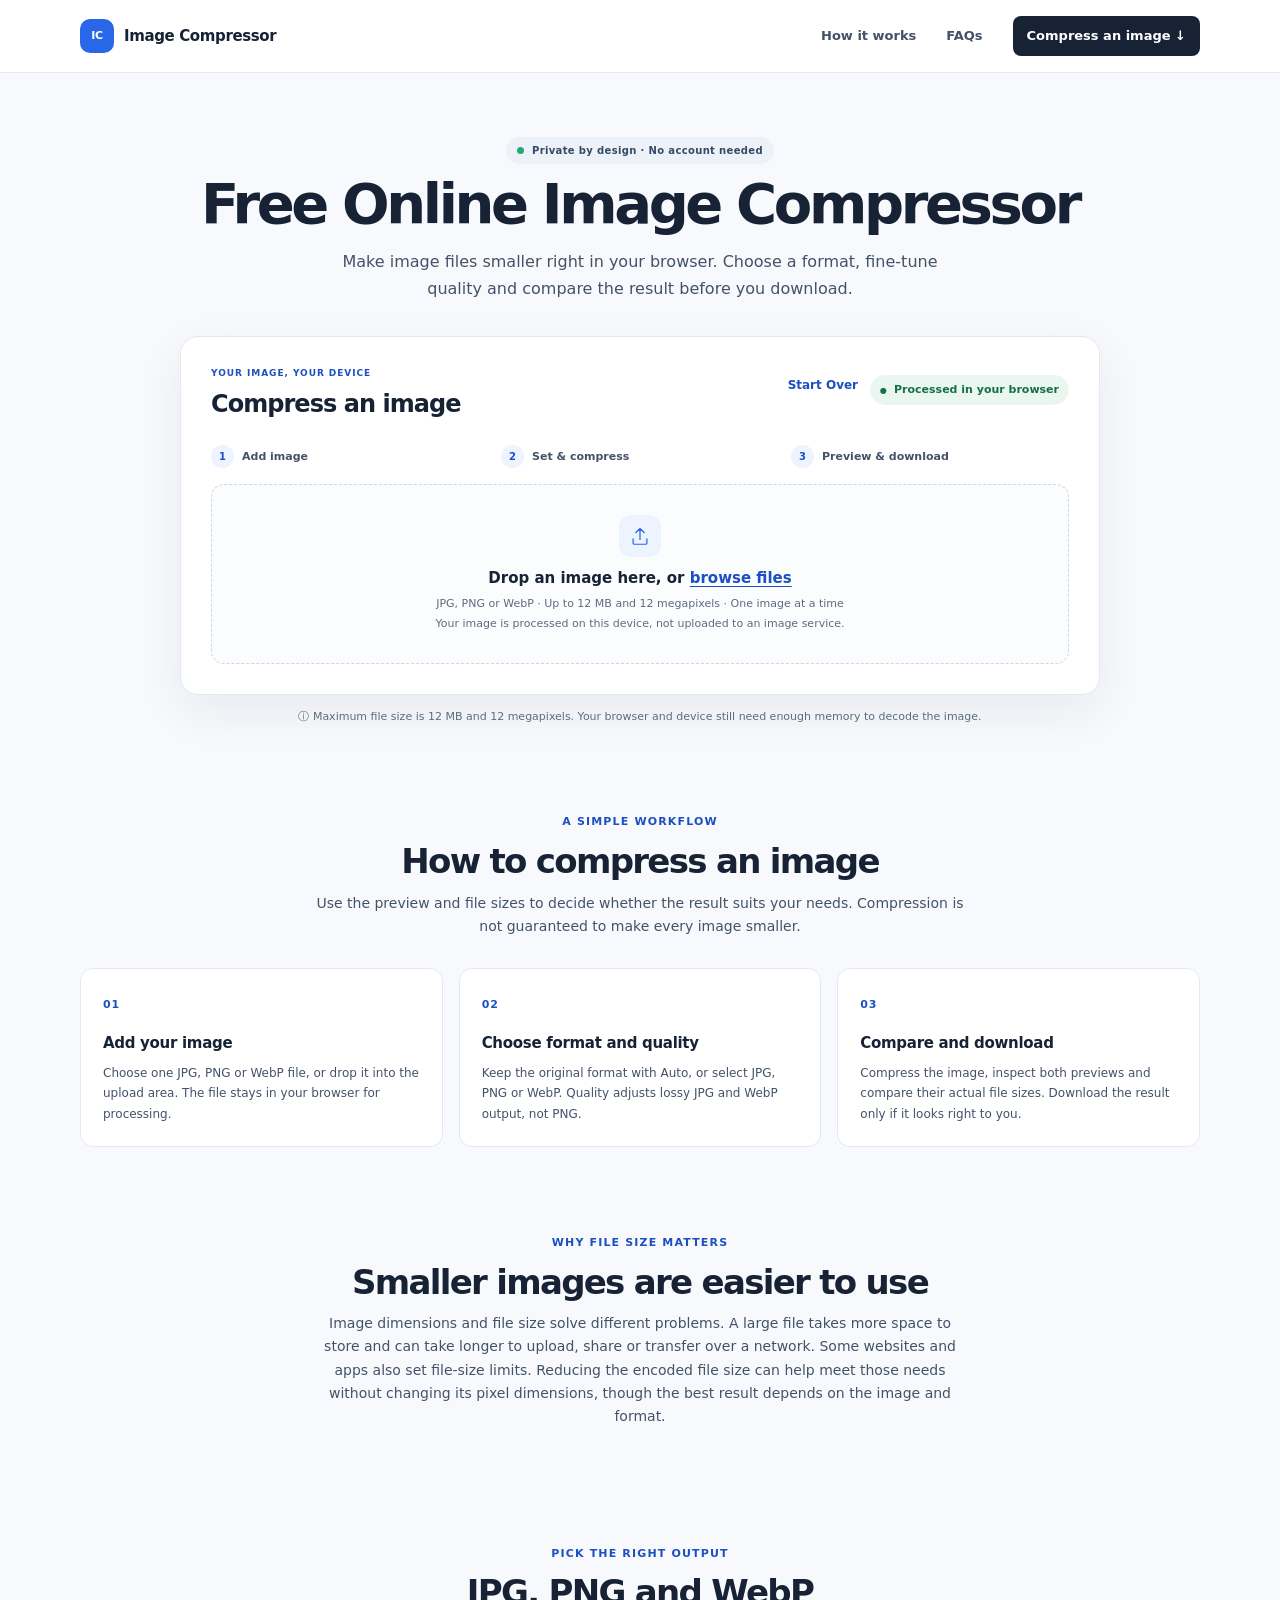
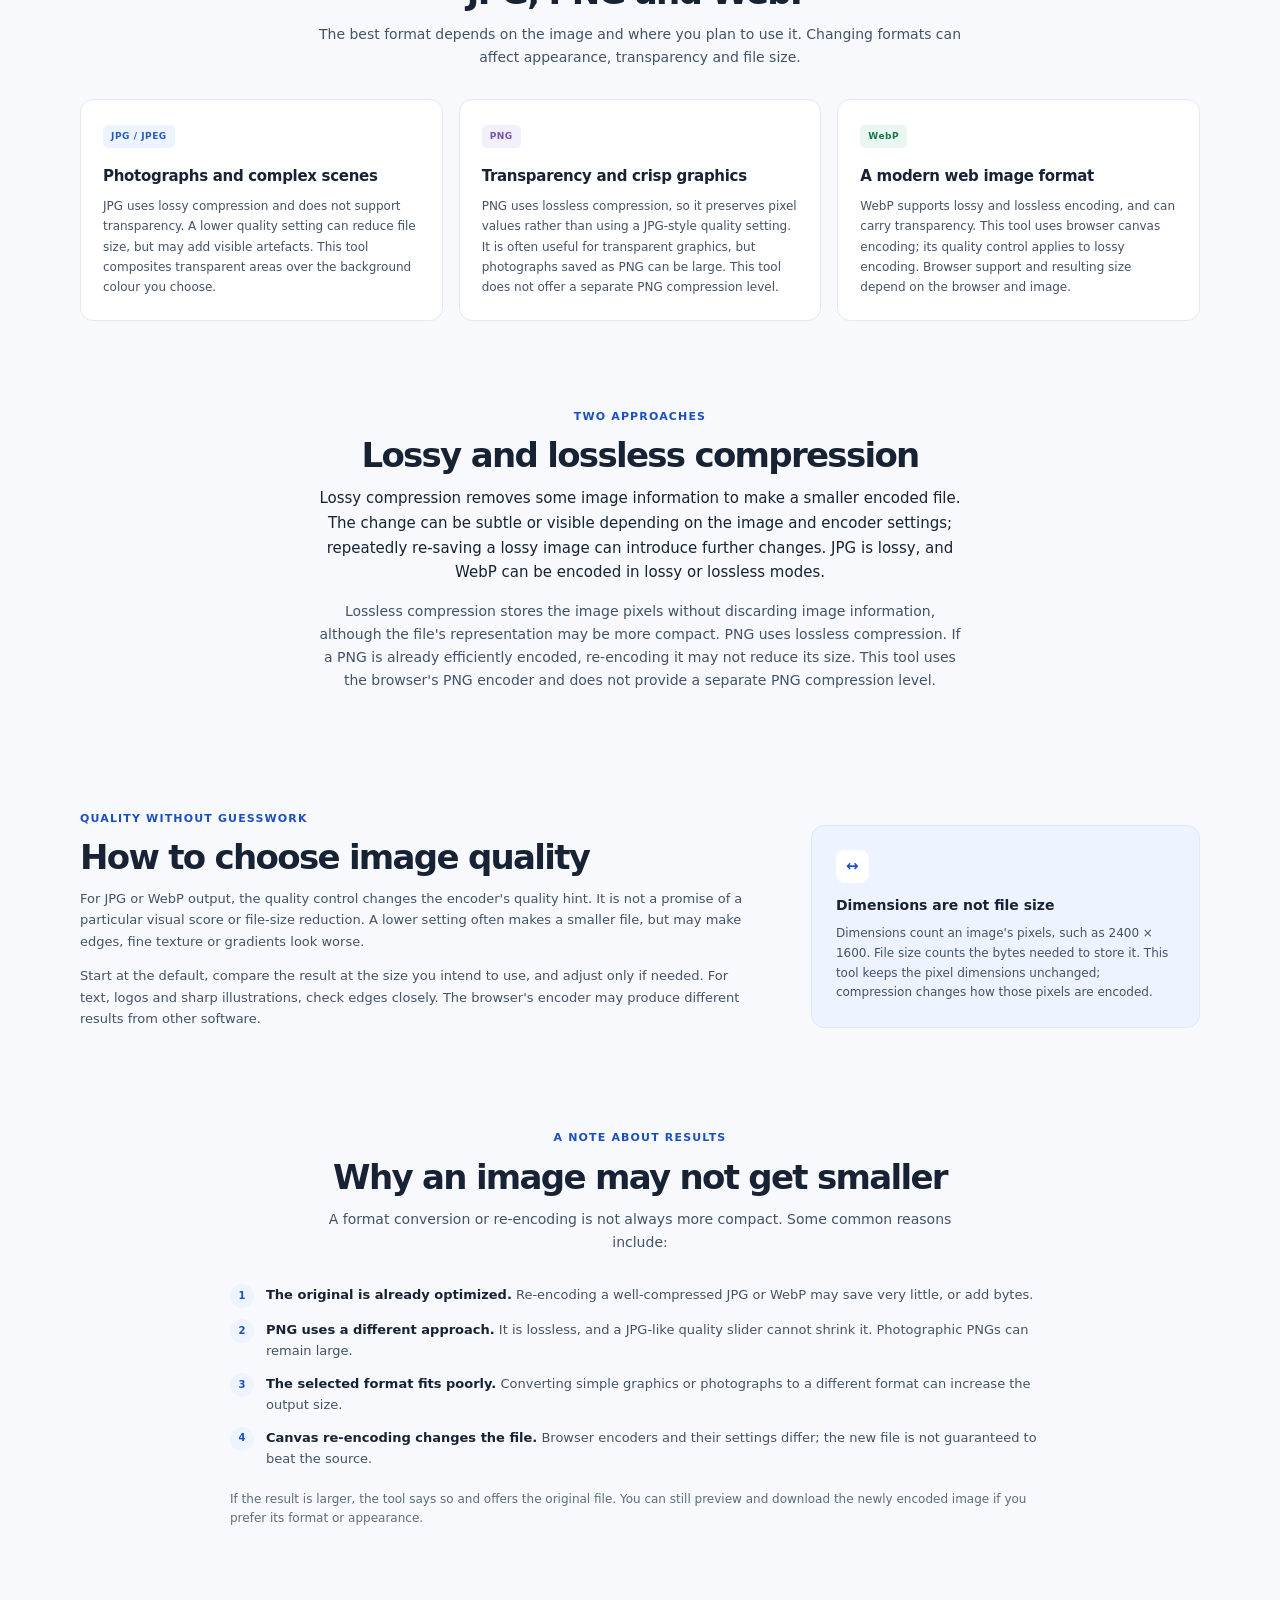
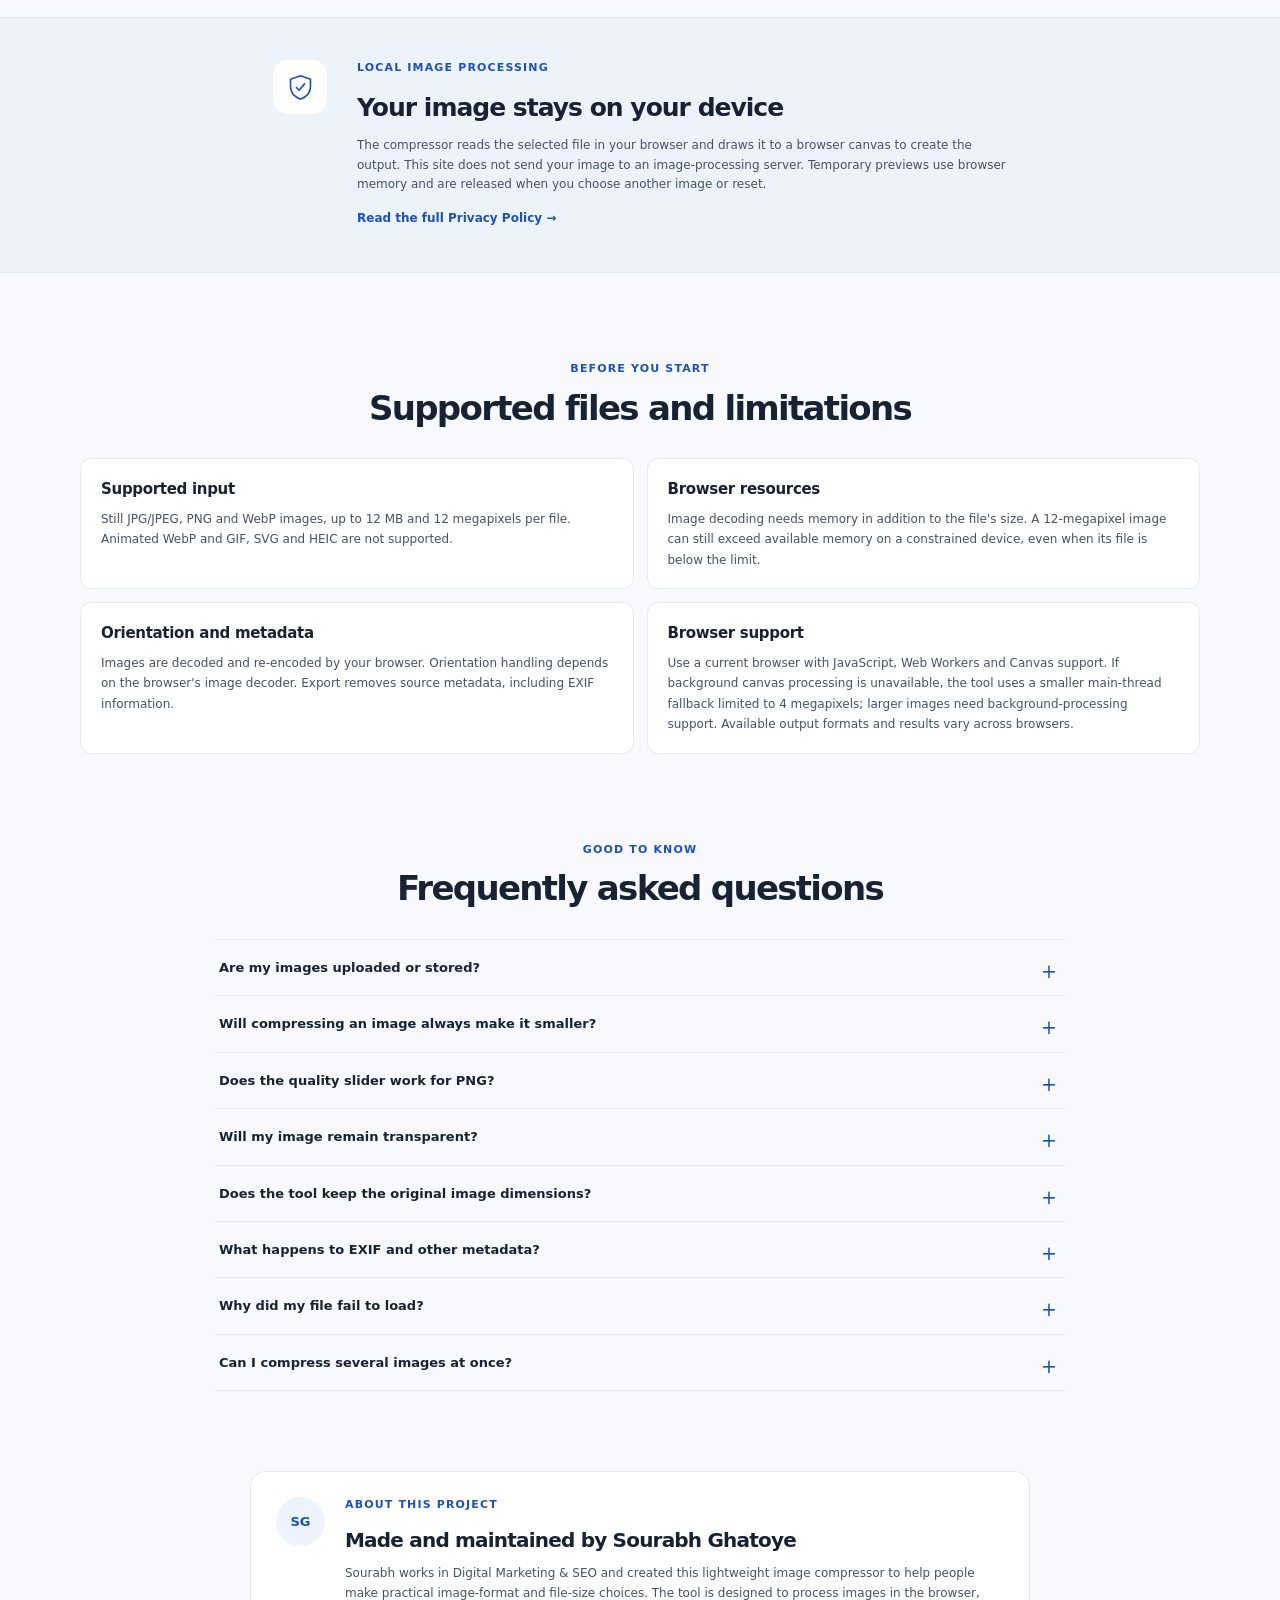
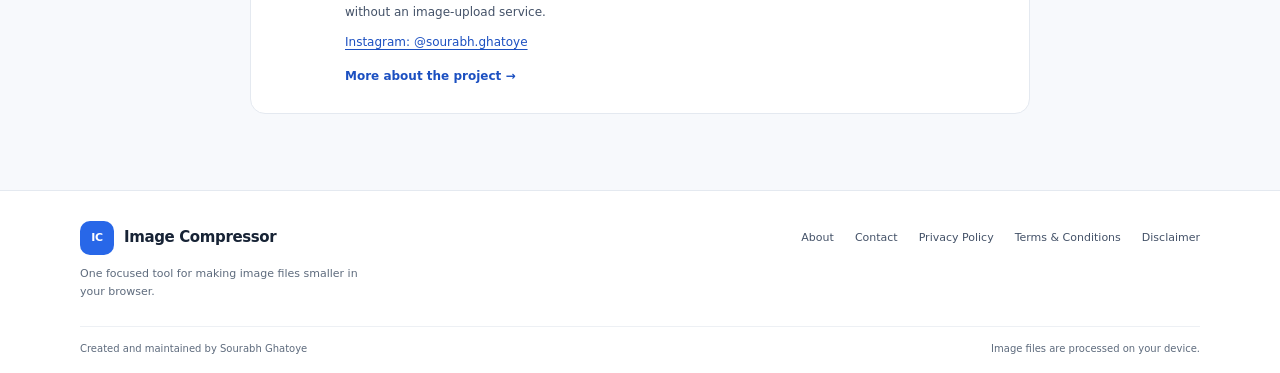
<file: index.html>
<!doctype html>
<html lang="en">
<head>
  <script async src="https://www.googletagmanager.com/gtm.js?id=GTM-TZ8R2Z36"></script>
<script>
  window.dataLayer = window.dataLayer || [];
  function gtag(){dataLayer.push(arguments);}
  gtag('js', new Date());
</script>
  
  <meta charset="utf-8">
  <meta name="viewport" content="width=device-width, initial-scale=1">
  <meta name="theme-color" content="#f7f9fc">
  <title>Free Online Image Compressor</title>
  <link rel="stylesheet" href="styles.css">
  <script src="app.js" defer></script>
</head>
<body>
  <a class="skip-link" href="#main">Skip to content</a>
  <header class="site-header">
    <div class="container header-inner">
      <a class="brand" href="index.html" aria-label="Image Compressor home">
        <span class="brand-mark" aria-hidden="true">IC</span>
        <span>Image Compressor</span>
      </a>
      <nav class="header-nav" aria-label="Main navigation">
        <a href="#how-to">How it works</a>
        <a href="#faq">FAQs</a>
        <a class="nav-cta" href="#compressor">Compress an image <span aria-hidden="true">↓</span></a>
      </nav>
    </div>
  </header>

  <main id="main">
    <section class="hero container">
      <p class="eyebrow"><span class="eyebrow-dot" aria-hidden="true"></span> Private by design · No account needed</p>
      <h1>Free Online<br class="mobile-break"> Image Compressor</h1>
      <p class="hero-copy">Make image files smaller right in your browser. Choose a format, fine-tune quality and compare the result before you download.</p>
    </section>

    <section class="tool-section container" id="compressor" aria-labelledby="tool-heading">
      <div class="tool-card">
        <div class="tool-heading">
          <div>
            <p class="eyebrow">YOUR IMAGE, YOUR DEVICE</p>
            <h2 id="tool-heading">Compress an image</h2>
          </div>
          <div class="tool-heading-actions">
            <button type="button" class="text-button" id="start-over-button">Start Over</button>
            <span class="local-badge"><span aria-hidden="true">●</span> Processed in your browser</span>
          </div>
        </div>

        <ol class="quick-steps" aria-label="Three quick steps">
          <li><span>1</span><strong>Add image</strong></li>
          <li><span>2</span><strong>Set &amp; compress</strong></li>
          <li><span>3</span><strong>Preview &amp; download</strong></li>
        </ol>

        <div class="upload-zone" id="drop-zone">
          <input class="visually-hidden" id="image-file" type="file" accept=".jpg,.jpeg,.png,.webp,image/jpeg,image/png,image/webp" aria-describedby="upload-help">
          <div class="upload-icon" aria-hidden="true">
            <svg viewBox="0 0 32 32" fill="none"><path d="M16 21V5m0 0-6 6m6-6 6 6M6 20v6a2 2 0 0 0 2 2h16a2 2 0 0 0 2-2v-6" stroke="currentColor" stroke-width="1.8" stroke-linecap="round" stroke-linejoin="round"/></svg>
          </div>
          <p class="upload-title">Drop an image here, or <label class="file-label" for="image-file">browse files</label></p>
          <p class="upload-help" id="upload-help">JPG, PNG or WebP · Up to 12 MB and 12 megapixels · One image at a time</p>
          <p class="upload-help">Your image is processed on this device, not uploaded to an image service.</p>
        </div>

        <p id="status-message" class="status-message" role="status" aria-live="polite"></p>

        <div class="workspace" id="workspace" hidden>
          <div class="file-summary">
            <div class="file-identity">
              <span class="file-icon" aria-hidden="true">IMG</span>
              <div class="file-details">
                <p class="file-name" id="file-name"></p>
                <p class="file-meta" id="file-meta"></p>
              </div>
            </div>
            <button type="button" class="text-button" id="reset-button">Choose another</button>
          </div>

          <div class="settings-grid">
            <div class="field">
              <label for="format-select">Output format</label>
              <select id="format-select">
                <option value="auto">Auto (keep original format)</option>
                <option value="image/jpeg">JPG</option>
                <option value="image/png">PNG</option>
                <option value="image/webp">WebP</option>
              </select>
              <p class="field-hint" id="format-hint">Auto keeps the original format.</p>
            </div>
            <div class="field" id="quality-field">
              <label for="quality-range">Image quality <span class="quality-value" id="quality-value">80%</span></label>
              <input id="quality-range" type="range" min="10" max="100" value="80">
              <p class="field-hint" id="quality-hint">Lower quality usually means a smaller JPG or WebP.</p>
            </div>
            <div class="field background-field" id="background-field" hidden>
              <label for="background-color">JPG background colour</label>
              <div class="color-control"><input id="background-color" type="color" value="#ffffff"><span>Transparent areas will use this colour.</span></div>
              <p class="field-hint">JPG does not support transparency.</p>
            </div>
          </div>

          <div class="preview-grid">
            <figure class="preview-card">
              <figcaption><span>Original</span><span class="preview-size" id="original-size"></span></figcaption>
              <div class="preview-frame"><img id="original-preview" alt="Preview of the original image"></div>
              <p class="preview-dimensions" id="original-dimensions"></p>
            </figure>
            <figure class="preview-card">
              <figcaption><span>Compressed</span><span class="preview-size" id="result-size">Not processed yet</span></figcaption>
              <div class="preview-frame result-frame" id="result-frame">
                <div class="preview-placeholder" id="result-placeholder">
                  <span class="placeholder-icon" aria-hidden="true">↘</span>
                  <span>Your result will appear here</span>
                </div>
                <img id="result-preview" alt="Preview of the compressed image" hidden>
              </div>
              <p class="preview-dimensions" id="result-dimensions">Same pixel dimensions as the original</p>
            </figure>
          </div>

          <div class="compress-action">
            <button type="button" class="button button-primary" id="compress-button">Compress image</button>
          </div>
          <div class="result-summary" id="result-summary" hidden aria-live="polite">
            <div class="saving-indicator" id="saving-indicator" aria-hidden="true">−</div>
            <div class="saving-copy">
              <p class="saving-title" id="saving-title"></p>
              <p class="saving-details" id="saving-details"></p>
            </div>
            <a class="button button-primary download-button" id="download-button">Download image</a>
          </div>
          <div class="original-offer" id="original-offer" hidden>
            <p>This output is larger than your original. Try a lower quality or another format, or download the original instead.</p>
            <button type="button" class="button button-secondary" id="lower-quality-button">Try lower quality</button>
            <a class="button button-secondary" id="original-download">Download original</a>
          </div>

          <p class="metadata-note">Images are exported from their pixels. The output will not include the original metadata, such as EXIF camera details or location.</p>
        </div>
        <noscript><p class="noscript-note">Please enable JavaScript to use the image compressor. Your image is processed locally when the tool is running.</p></noscript>
      </div>
      <p class="under-tool-note"><span aria-hidden="true">ⓘ</span> Maximum file size is 12 MB and 12 megapixels. Your browser and device still need enough memory to decode the image.</p>
    </section>

    <section class="content-section container" id="how-to">
      <div class="section-intro">
        <p class="eyebrow">A SIMPLE WORKFLOW</p>
        <h2>How to compress an image</h2>
        <p>Use the preview and file sizes to decide whether the result suits your needs. Compression is not guaranteed to make every image smaller.</p>
      </div>
      <ol class="steps-grid">
        <li class="step-card"><span class="step-number">01</span><h3>Add your image</h3><p>Choose one JPG, PNG or WebP file, or drop it into the upload area. The file stays in your browser for processing.</p></li>
        <li class="step-card"><span class="step-number">02</span><h3>Choose format and quality</h3><p>Keep the original format with Auto, or select JPG, PNG or WebP. Quality adjusts lossy JPG and WebP output, not PNG.</p></li>
        <li class="step-card"><span class="step-number">03</span><h3>Compare and download</h3><p>Compress the image, inspect both previews and compare their actual file sizes. Download the result only if it looks right to you.</p></li>
      </ol>
    </section>

    <section class="content-section container" id="why-compress">
      <div class="section-intro">
        <p class="eyebrow">WHY FILE SIZE MATTERS</p>
        <h2>Smaller images are easier to use</h2>
        <p>Image dimensions and file size solve different problems. A large file takes more space to store and can take longer to upload, share or transfer over a network. Some websites and apps also set file-size limits. Reducing the encoded file size can help meet those needs without changing its pixel dimensions, though the best result depends on the image and format.</p>
      </div>
    </section>

    <section class="content-section container" id="formats">
      <div class="section-intro">
        <p class="eyebrow">PICK THE RIGHT OUTPUT</p>
        <h2>JPG, PNG and WebP</h2>
        <p>The best format depends on the image and where you plan to use it. Changing formats can affect appearance, transparency and file size.</p>
      </div>
      <div class="format-grid">
        <article class="info-card"><span class="format-label">JPG / JPEG</span><h3>Photographs and complex scenes</h3><p>JPG uses lossy compression and does not support transparency. A lower quality setting can reduce file size, but may add visible artefacts. This tool composites transparent areas over the background colour you choose.</p></article>
        <article class="info-card"><span class="format-label format-png">PNG</span><h3>Transparency and crisp graphics</h3><p>PNG uses lossless compression, so it preserves pixel values rather than using a JPG-style quality setting. It is often useful for transparent graphics, but photographs saved as PNG can be large. This tool does not offer a separate PNG compression level.</p></article>
        <article class="info-card"><span class="format-label format-webp">WebP</span><h3>A modern web image format</h3><p>WebP supports lossy and lossless encoding, and can carry transparency. This tool uses browser canvas encoding; its quality control applies to lossy encoding. Browser support and resulting size depend on the browser and image.</p></article>
      </div>
    </section>

    <section class="content-section container" id="compression-types">
      <div class="section-intro">
        <p class="eyebrow">TWO APPROACHES</p>
        <h2>Lossy and lossless compression</h2>
        <p>Lossy compression removes some image information to make a smaller encoded file. The change can be subtle or visible depending on the image and encoder settings; repeatedly re-saving a lossy image can introduce further changes. JPG is lossy, and WebP can be encoded in lossy or lossless modes.</p>
        <p>Lossless compression stores the image pixels without discarding image information, although the file's representation may be more compact. PNG uses lossless compression. If a PNG is already efficiently encoded, re-encoding it may not reduce its size. This tool uses the browser's PNG encoder and does not provide a separate PNG compression level.</p>
      </div>
    </section>

    <section class="content-section container" id="quality">
      <div class="two-column">
        <div>
          <p class="eyebrow">QUALITY WITHOUT GUESSWORK</p>
          <h2>How to choose image quality</h2>
          <p>For JPG or WebP output, the quality control changes the encoder's quality hint. It is not a promise of a particular visual score or file-size reduction. A lower setting often makes a smaller file, but may make edges, fine texture or gradients look worse.</p>
          <p>Start at the default, compare the result at the size you intend to use, and adjust only if needed. For text, logos and sharp illustrations, check edges closely. The browser's encoder may produce different results from other software.</p>
        </div>
        <aside class="callout">
          <span class="callout-icon" aria-hidden="true">↔</span>
          <h3>Dimensions are not file size</h3>
          <p>Dimensions count an image's pixels, such as 2400 × 1600. File size counts the bytes needed to store it. This tool keeps the pixel dimensions unchanged; compression changes how those pixels are encoded.</p>
        </aside>
      </div>
    </section>

    <section class="content-section container" id="why-larger">
      <div class="section-intro">
        <p class="eyebrow">A NOTE ABOUT RESULTS</p>
        <h2>Why an image may not get smaller</h2>
        <p>A format conversion or re-encoding is not always more compact. Some common reasons include:</p>
      </div>
      <ul class="reason-list">
        <li><span class="reason-mark" aria-hidden="true">1</span><span><strong>The original is already optimized.</strong> Re-encoding a well-compressed JPG or WebP may save very little, or add bytes.</span></li>
        <li><span class="reason-mark" aria-hidden="true">2</span><span><strong>PNG uses a different approach.</strong> It is lossless, and a JPG-like quality slider cannot shrink it. Photographic PNGs can remain large.</span></li>
        <li><span class="reason-mark" aria-hidden="true">3</span><span><strong>The selected format fits poorly.</strong> Converting simple graphics or photographs to a different format can increase the output size.</span></li>
        <li><span class="reason-mark" aria-hidden="true">4</span><span><strong>Canvas re-encoding changes the file.</strong> Browser encoders and their settings differ; the new file is not guaranteed to beat the source.</span></li>
      </ul>
      <p class="body-note">If the result is larger, the tool says so and offers the original file. You can still preview and download the newly encoded image if you prefer its format or appearance.</p>
    </section>

    <section class="privacy-band">
      <div class="container privacy-band-inner">
        <div class="privacy-symbol" aria-hidden="true"><svg viewBox="0 0 32 32" fill="none"><path d="M16 3 5 7v8c0 7 4.7 11.6 11 14 6.3-2.4 11-7 11-14V7L16 3Z" stroke="currentColor" stroke-width="1.8" stroke-linejoin="round"/><path d="m11.5 16 3 3 6-7" stroke="currentColor" stroke-width="1.8" stroke-linecap="round" stroke-linejoin="round"/></svg></div>
        <div><p class="eyebrow">LOCAL IMAGE PROCESSING</p><h2>Your image stays on your device</h2><p>The compressor reads the selected file in your browser and draws it to a browser canvas to create the output. This site does not send your image to an image-processing server. Temporary previews use browser memory and are released when you choose another image or reset.</p><a class="inline-link" href="privacy.html">Read the full Privacy Policy <span aria-hidden="true">→</span></a></div>
      </div>
    </section>

    <section class="content-section container" id="limitations">
      <div class="section-intro">
        <p class="eyebrow">BEFORE YOU START</p>
        <h2>Supported files and limitations</h2>
      </div>
      <div class="limitations-grid">
        <div class="limitation"><h3>Supported input</h3><p>Still JPG/JPEG, PNG and WebP images, up to 12 MB and 12 megapixels per file. Animated WebP and GIF, SVG and HEIC are not supported.</p></div>
        <div class="limitation"><h3>Browser resources</h3><p>Image decoding needs memory in addition to the file's size. A 12-megapixel image can still exceed available memory on a constrained device, even when its file is below the limit.</p></div>
        <div class="limitation"><h3>Orientation and metadata</h3><p>Images are decoded and re-encoded by your browser. Orientation handling depends on the browser's image decoder. Export removes source metadata, including EXIF information.</p></div>
        <div class="limitation"><h3>Browser support</h3><p>Use a current browser with JavaScript, Web Workers and Canvas support. If background canvas processing is unavailable, the tool uses a smaller main-thread fallback limited to 4 megapixels; larger images need background-processing support. Available output formats and results vary across browsers.</p></div>
      </div>
    </section>

    <section class="content-section container faq-section" id="faq">
      <div class="section-intro">
        <p class="eyebrow">GOOD TO KNOW</p>
        <h2>Frequently asked questions</h2>
      </div>
      <div class="faq-list">
        <details><summary>Are my images uploaded or stored?</summary><p>The compressor reads your chosen image in this browser and creates its output locally. It does not upload the image to an image-processing service or store it in site local storage. The hosting provider still receives ordinary website requests, which may be logged under its own practices. See the <a href="privacy.html">Privacy Policy</a>.</p></details>
        <details><summary>Will compressing an image always make it smaller?</summary><p>No. The original may already be efficiently encoded, or the chosen format and browser encoder may produce a larger file. The tool compares actual byte sizes and offers the original when the new output is larger.</p></details>
        <details><summary>Does the quality slider work for PNG?</summary><p>No. The slider is for lossy JPG and WebP encoding. PNG is encoded using the browser's PNG encoder, and this tool does not expose a PNG compression-level control.</p></details>
        <details><summary>Will my image remain transparent?</summary><p>PNG and WebP can preserve transparency when the browser supports the selected output. JPG has no transparency: when you choose JPG, the transparent parts are placed over the background colour shown in the tool.</p></details>
        <details><summary>Does the tool keep the original image dimensions?</summary><p>Yes. The tool re-encodes the image without resizing it. Pixel dimensions and file size are different things: smaller encoded size does not mean fewer pixels.</p></details>
        <details><summary>What happens to EXIF and other metadata?</summary><p>The browser exports a new image from decoded pixels, so source metadata such as camera details, timestamps and GPS location is not included in the output. Some browsers may handle orientation differently while decoding; inspect the preview before downloading.</p></details>
        <details><summary>Why did my file fail to load?</summary><p>Check that it is a valid, still JPG, PNG or WebP image no larger than 12 MB or 12 megapixels. Animated files, corrupted data, unsupported encodings, or limited browser memory can prevent processing. Try a current browser or a smaller image copy.</p></details>
        <details><summary>Can I compress several images at once?</summary><p>Not at the moment. The tool processes one image at a time so you can review each result before downloading it.</p></details>
      </div>
    </section>

    <section class="creator-section container">
      <div class="creator-card">
        <div class="creator-avatar" aria-hidden="true">SG</div>
        <div class="creator-copy"><p class="eyebrow">ABOUT THIS PROJECT</p><h2>Made and maintained by Sourabh Ghatoye</h2><p>Sourabh works in Digital Marketing &amp; SEO and created this lightweight image compressor to help people make practical image-format and file-size choices. The tool is designed to process images in the browser, without an image-upload service.</p><p><a href="https://www.instagram.com/sourabh.ghatoye/" rel="noopener noreferrer" target="_blank">Instagram: @sourabh.ghatoye</a></p><a class="inline-link" href="about.html">More about the project <span aria-hidden="true">→</span></a></div>
      </div>
    </section>
  </main>

  <footer class="site-footer">
    <div class="container footer-main">
      <div class="footer-brand"><a class="brand" href="index.html"><span class="brand-mark" aria-hidden="true">IC</span><span>Image Compressor</span></a><p>One focused tool for making image files smaller in your browser.</p></div>
      <nav class="footer-links" aria-label="Footer navigation">
        <a href="about.html">About</a><a href="contact.html">Contact</a><a href="privacy.html">Privacy Policy</a><a href="terms.html">Terms &amp; Conditions</a><a href="disclaimer.html">Disclaimer</a>
      </nav>
    </div>
    <div class="container footer-bottom"><span>Created and maintained by Sourabh Ghatoye</span><span>Image files are processed on your device.</span></div>
  </footer>
</body>
</html>
</file>
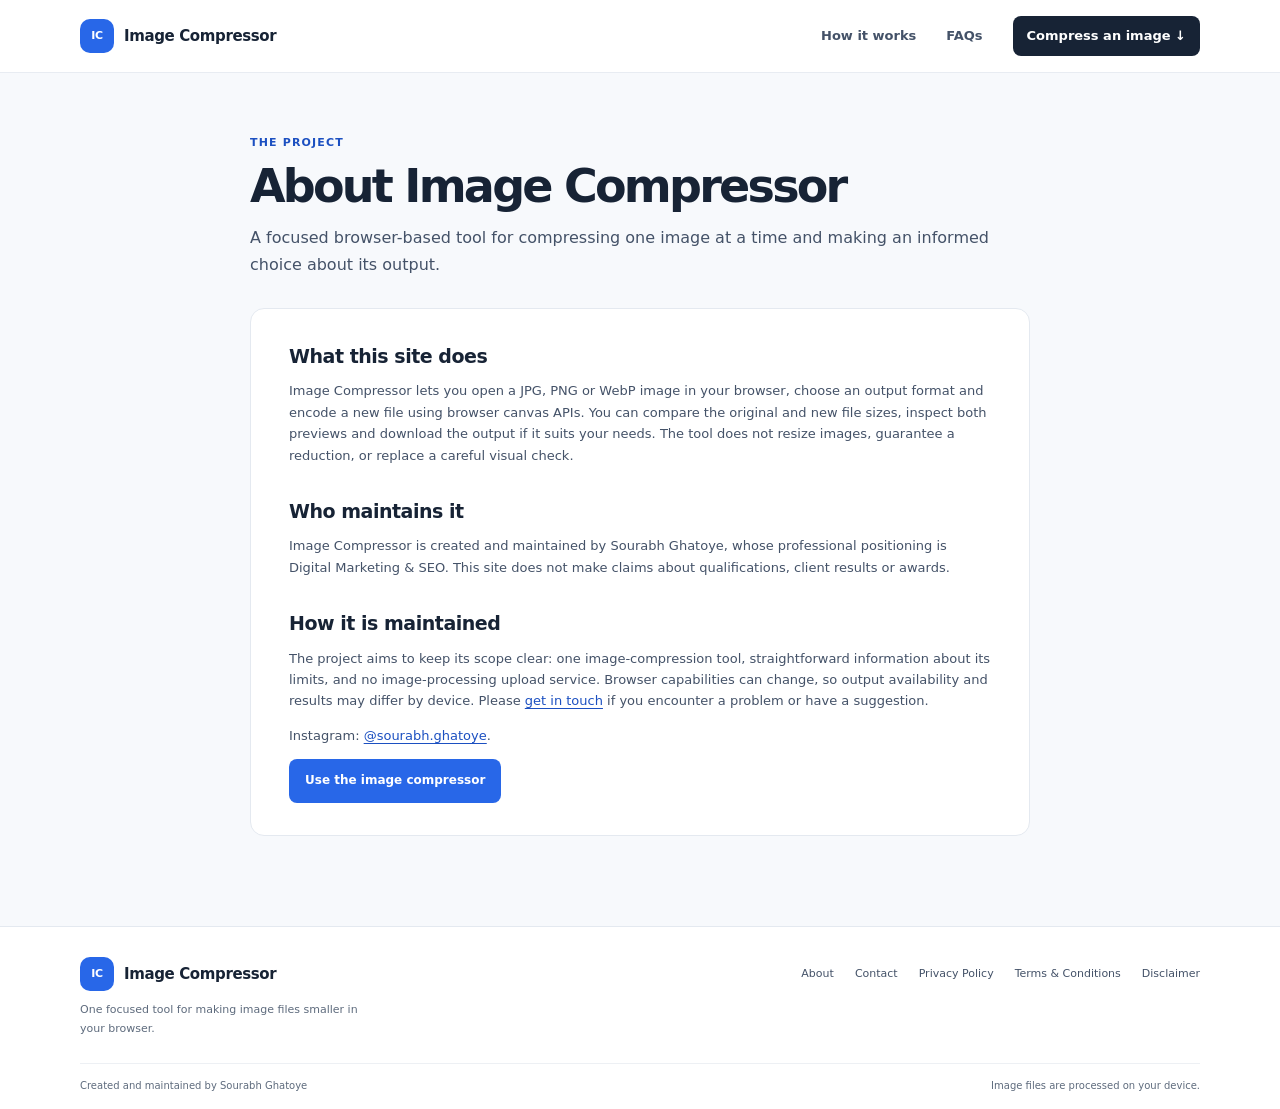
<file: about.html>
<!doctype html>
<html lang="en">
<head>
  <script async src="https://www.googletagmanager.com/gtm.js?id=GTM-TZ8R2Z36"></script>
<script>
  window.dataLayer = window.dataLayer || [];
  function gtag(){dataLayer.push(arguments);}
  gtag('js', new Date());
</script>
  <meta charset="utf-8"><meta name="viewport" content="width=device-width, initial-scale=1">
  <title>About | Image Compressor</title><link rel="stylesheet" href="styles.css">
</head>
<body>
  <a class="skip-link" href="#main">Skip to content</a>
  <header class="site-header"><div class="container header-inner">
    <a class="brand" href="index.html" aria-label="Image Compressor home"><span class="brand-mark" aria-hidden="true">IC</span><span>Image Compressor</span></a>
    <nav class="header-nav" aria-label="Main navigation"><a href="index.html#how-to">How it works</a><a href="index.html#faq">FAQs</a><a class="nav-cta" href="index.html#compressor">Compress an image <span aria-hidden="true">↓</span></a></nav>
  </div></header>
  <main class="document-main" id="main"><article class="container document">
    <p class="eyebrow">THE PROJECT</p><h1>About Image Compressor</h1>
    <p class="document-lead">A focused browser-based tool for compressing one image at a time and making an informed choice about its output.</p>
    <div class="document-body">
      <h2>What this site does</h2>
      <p>Image Compressor lets you open a JPG, PNG or WebP image in your browser, choose an output format and encode a new file using browser canvas APIs. You can compare the original and new file sizes, inspect both previews and download the output if it suits your needs. The tool does not resize images, guarantee a reduction, or replace a careful visual check.</p>
      <h2>Who maintains it</h2>
      <p>Image Compressor is created and maintained by Sourabh Ghatoye, whose professional positioning is Digital Marketing &amp; SEO. This site does not make claims about qualifications, client results or awards.</p>
      <h2>How it is maintained</h2>
      <p>The project aims to keep its scope clear: one image-compression tool, straightforward information about its limits, and no image-processing upload service. Browser capabilities can change, so output availability and results may differ by device. Please <a href="contact.html">get in touch</a> if you encounter a problem or have a suggestion.</p>
      <p>Instagram: <a href="https://www.instagram.com/sourabh.ghatoye/" rel="noopener noreferrer" target="_blank">@sourabh.ghatoye</a>.</p>
      <p><a class="button button-primary" href="index.html#compressor">Use the image compressor</a></p>
    </div>
  </article></main>
  <footer class="site-footer"><div class="container footer-main"><div class="footer-brand"><a class="brand" href="index.html"><span class="brand-mark" aria-hidden="true">IC</span><span>Image Compressor</span></a><p>One focused tool for making image files smaller in your browser.</p></div><nav class="footer-links" aria-label="Footer navigation"><a href="about.html">About</a><a href="contact.html">Contact</a><a href="privacy.html">Privacy Policy</a><a href="terms.html">Terms &amp; Conditions</a><a href="disclaimer.html">Disclaimer</a></nav></div><div class="container footer-bottom"><span>Created and maintained by Sourabh Ghatoye</span><span>Image files are processed on your device.</span></div></footer>
</body>
</html>
</file>
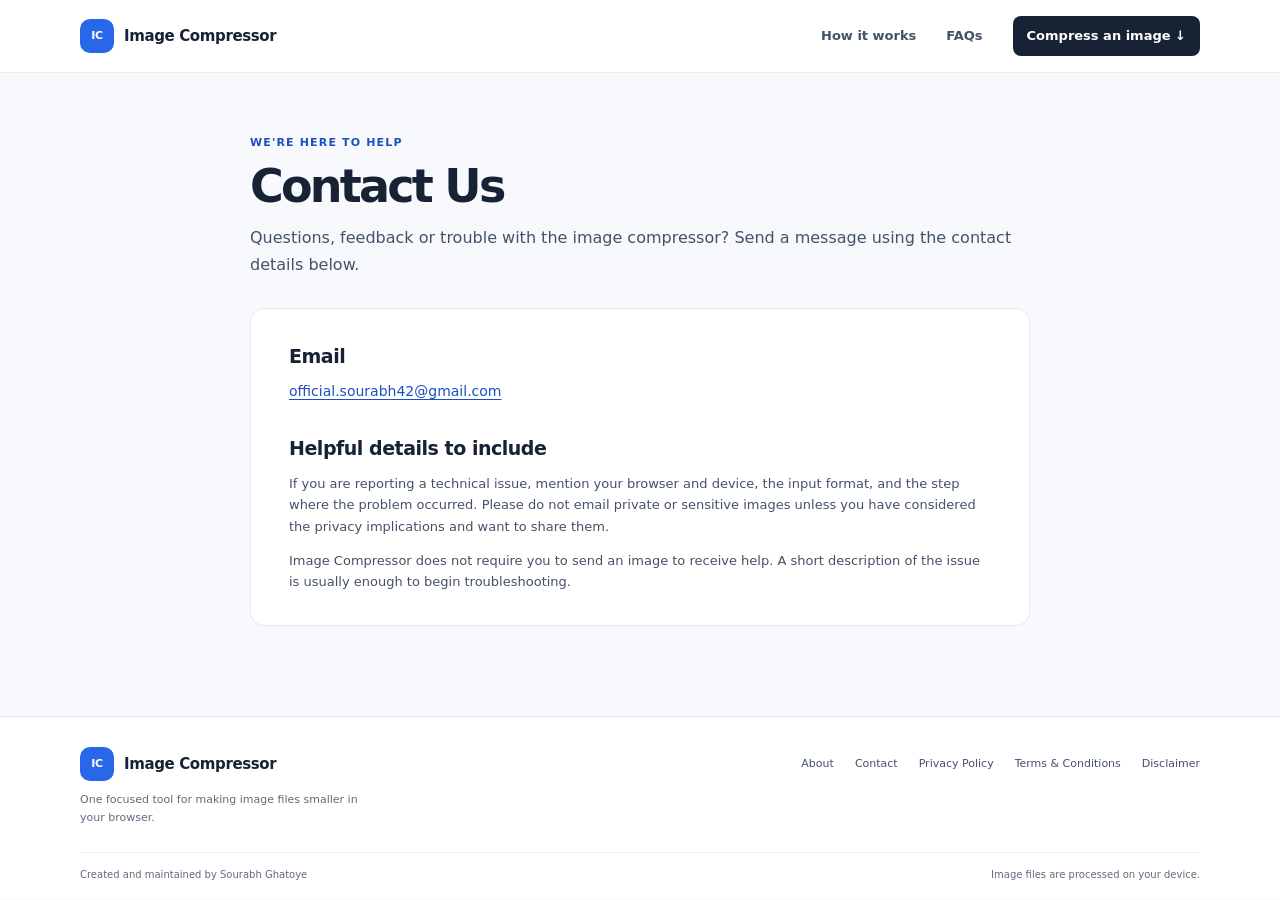
<file: contact.html>
<!doctype html>
<html lang="en">
<head>
  <script async src="https://www.googletagmanager.com/gtm.js?id=GTM-TZ8R2Z36"></script>
<script>
  window.dataLayer = window.dataLayer || [];
  function gtag(){dataLayer.push(arguments);}
  gtag('js', new Date());
</script>
  <meta charset="utf-8"><meta name="viewport" content="width=device-width, initial-scale=1">
  <title>Contact Us | Image Compressor</title><link rel="stylesheet" href="styles.css">
</head>
<body>
  <a class="skip-link" href="#main">Skip to content</a>
  <header class="site-header"><div class="container header-inner">
    <a class="brand" href="index.html" aria-label="Image Compressor home"><span class="brand-mark" aria-hidden="true">IC</span><span>Image Compressor</span></a>
    <nav class="header-nav" aria-label="Main navigation"><a href="index.html#how-to">How it works</a><a href="index.html#faq">FAQs</a><a class="nav-cta" href="index.html#compressor">Compress an image <span aria-hidden="true">↓</span></a></nav>
  </div></header>
  <main class="document-main" id="main"><article class="container document">
    <p class="eyebrow">WE'RE HERE TO HELP</p><h1>Contact Us</h1>
    <p class="document-lead">Questions, feedback or trouble with the image compressor? Send a message using the contact details below.</p>
    <div class="document-body">
      <h2>Email</h2>
      <address><a href="mailto:official.sourabh42@gmail.com">official.sourabh42@gmail.com</a></address>
      <h2>Helpful details to include</h2>
      <p>If you are reporting a technical issue, mention your browser and device, the input format, and the step where the problem occurred. Please do not email private or sensitive images unless you have considered the privacy implications and want to share them.</p>
      <p>Image Compressor does not require you to send an image to receive help. A short description of the issue is usually enough to begin troubleshooting.</p>
    </div>
  </article></main>
  <footer class="site-footer"><div class="container footer-main"><div class="footer-brand"><a class="brand" href="index.html"><span class="brand-mark" aria-hidden="true">IC</span><span>Image Compressor</span></a><p>One focused tool for making image files smaller in your browser.</p></div><nav class="footer-links" aria-label="Footer navigation"><a href="about.html">About</a><a href="contact.html">Contact</a><a href="privacy.html">Privacy Policy</a><a href="terms.html">Terms &amp; Conditions</a><a href="disclaimer.html">Disclaimer</a></nav></div><div class="container footer-bottom"><span>Created and maintained by Sourabh Ghatoye</span><span>Image files are processed on your device.</span></div></footer>
</body>
</html>
</file>
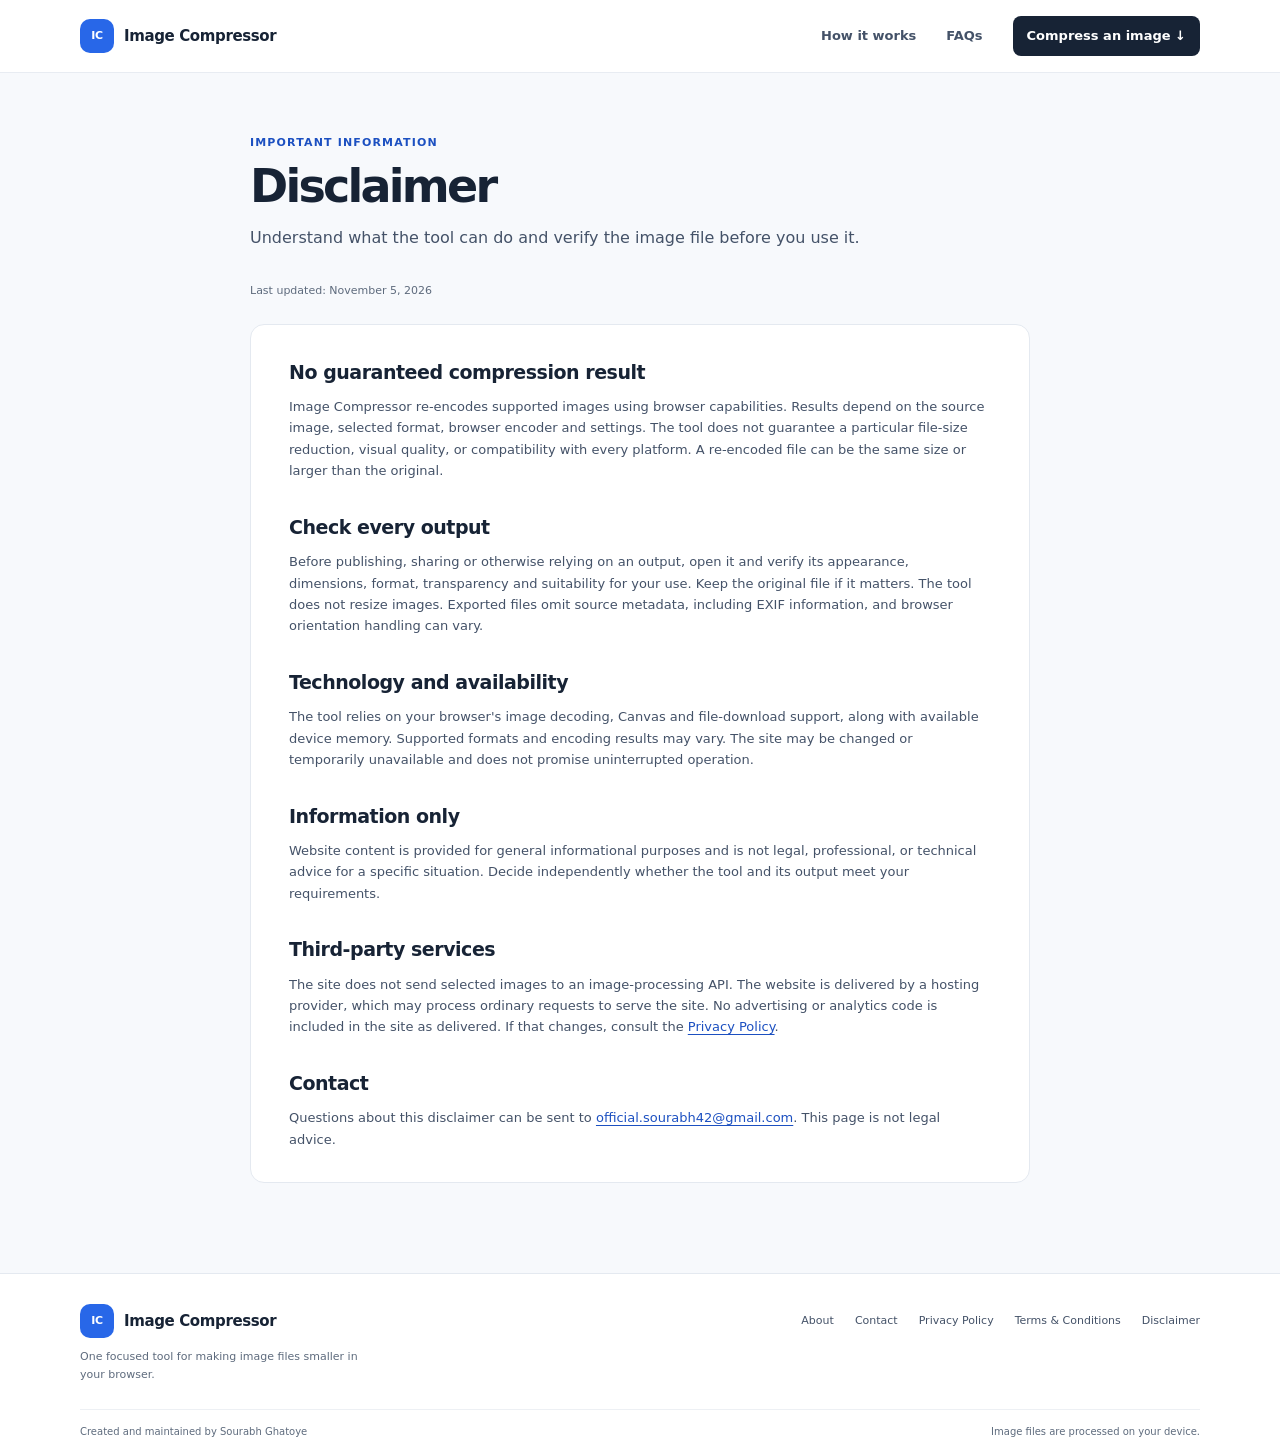
<file: disclaimer.html>
<!doctype html>
<html lang="en">
<head>
  <script async src="https://www.googletagmanager.com/gtm.js?id=GTM-TZ8R2Z36"></script>
<script>
  window.dataLayer = window.dataLayer || [];
  function gtag(){dataLayer.push(arguments);}
  gtag('js', new Date());
</script>
  
  <meta charset="utf-8"><meta name="viewport" content="width=device-width, initial-scale=1">
  <title>Disclaimer | Image Compressor</title><link rel="stylesheet" href="styles.css">
</head>
<body>
  <a class="skip-link" href="#main">Skip to content</a>
  <header class="site-header"><div class="container header-inner">
    <a class="brand" href="index.html" aria-label="Image Compressor home"><span class="brand-mark" aria-hidden="true">IC</span><span>Image Compressor</span></a>
    <nav class="header-nav" aria-label="Main navigation"><a href="index.html#how-to">How it works</a><a href="index.html#faq">FAQs</a><a class="nav-cta" href="index.html#compressor">Compress an image <span aria-hidden="true">↓</span></a></nav>
  </div></header>
  <main class="document-main" id="main"><article class="container document">
    <p class="eyebrow">IMPORTANT INFORMATION</p><h1>Disclaimer</h1>
    <p class="document-lead">Understand what the tool can do and verify the image file before you use it.</p>
    <p class="document-date">Last updated: November 5, 2026</p>
    <div class="document-body">
      <h2>No guaranteed compression result</h2>
      <p>Image Compressor re-encodes supported images using browser capabilities. Results depend on the source image, selected format, browser encoder and settings. The tool does not guarantee a particular file-size reduction, visual quality, or compatibility with every platform. A re-encoded file can be the same size or larger than the original.</p>
      <h2>Check every output</h2>
      <p>Before publishing, sharing or otherwise relying on an output, open it and verify its appearance, dimensions, format, transparency and suitability for your use. Keep the original file if it matters. The tool does not resize images. Exported files omit source metadata, including EXIF information, and browser orientation handling can vary.</p>
      <h2>Technology and availability</h2>
      <p>The tool relies on your browser's image decoding, Canvas and file-download support, along with available device memory. Supported formats and encoding results may vary. The site may be changed or temporarily unavailable and does not promise uninterrupted operation.</p>
      <h2>Information only</h2>
      <p>Website content is provided for general informational purposes and is not legal, professional, or technical advice for a specific situation. Decide independently whether the tool and its output meet your requirements.</p>
      <h2>Third-party services</h2>
      <p>The site does not send selected images to an image-processing API. The website is delivered by a hosting provider, which may process ordinary requests to serve the site. No advertising or analytics code is included in the site as delivered. If that changes, consult the <a href="privacy.html">Privacy Policy</a>.</p>
      <h2>Contact</h2>
      <p>Questions about this disclaimer can be sent to <a href="mailto:official.sourabh42@gmail.com">official.sourabh42@gmail.com</a>. This page is not legal advice.</p>
    </div>
  </article></main>
  <footer class="site-footer"><div class="container footer-main"><div class="footer-brand"><a class="brand" href="index.html"><span class="brand-mark" aria-hidden="true">IC</span><span>Image Compressor</span></a><p>One focused tool for making image files smaller in your browser.</p></div><nav class="footer-links" aria-label="Footer navigation"><a href="about.html">About</a><a href="contact.html">Contact</a><a href="privacy.html">Privacy Policy</a><a href="terms.html">Terms &amp; Conditions</a><a href="disclaimer.html">Disclaimer</a></nav></div><div class="container footer-bottom"><span>Created and maintained by Sourabh Ghatoye</span><span>Image files are processed on your device.</span></div></footer>
</body>
</html>
</file>
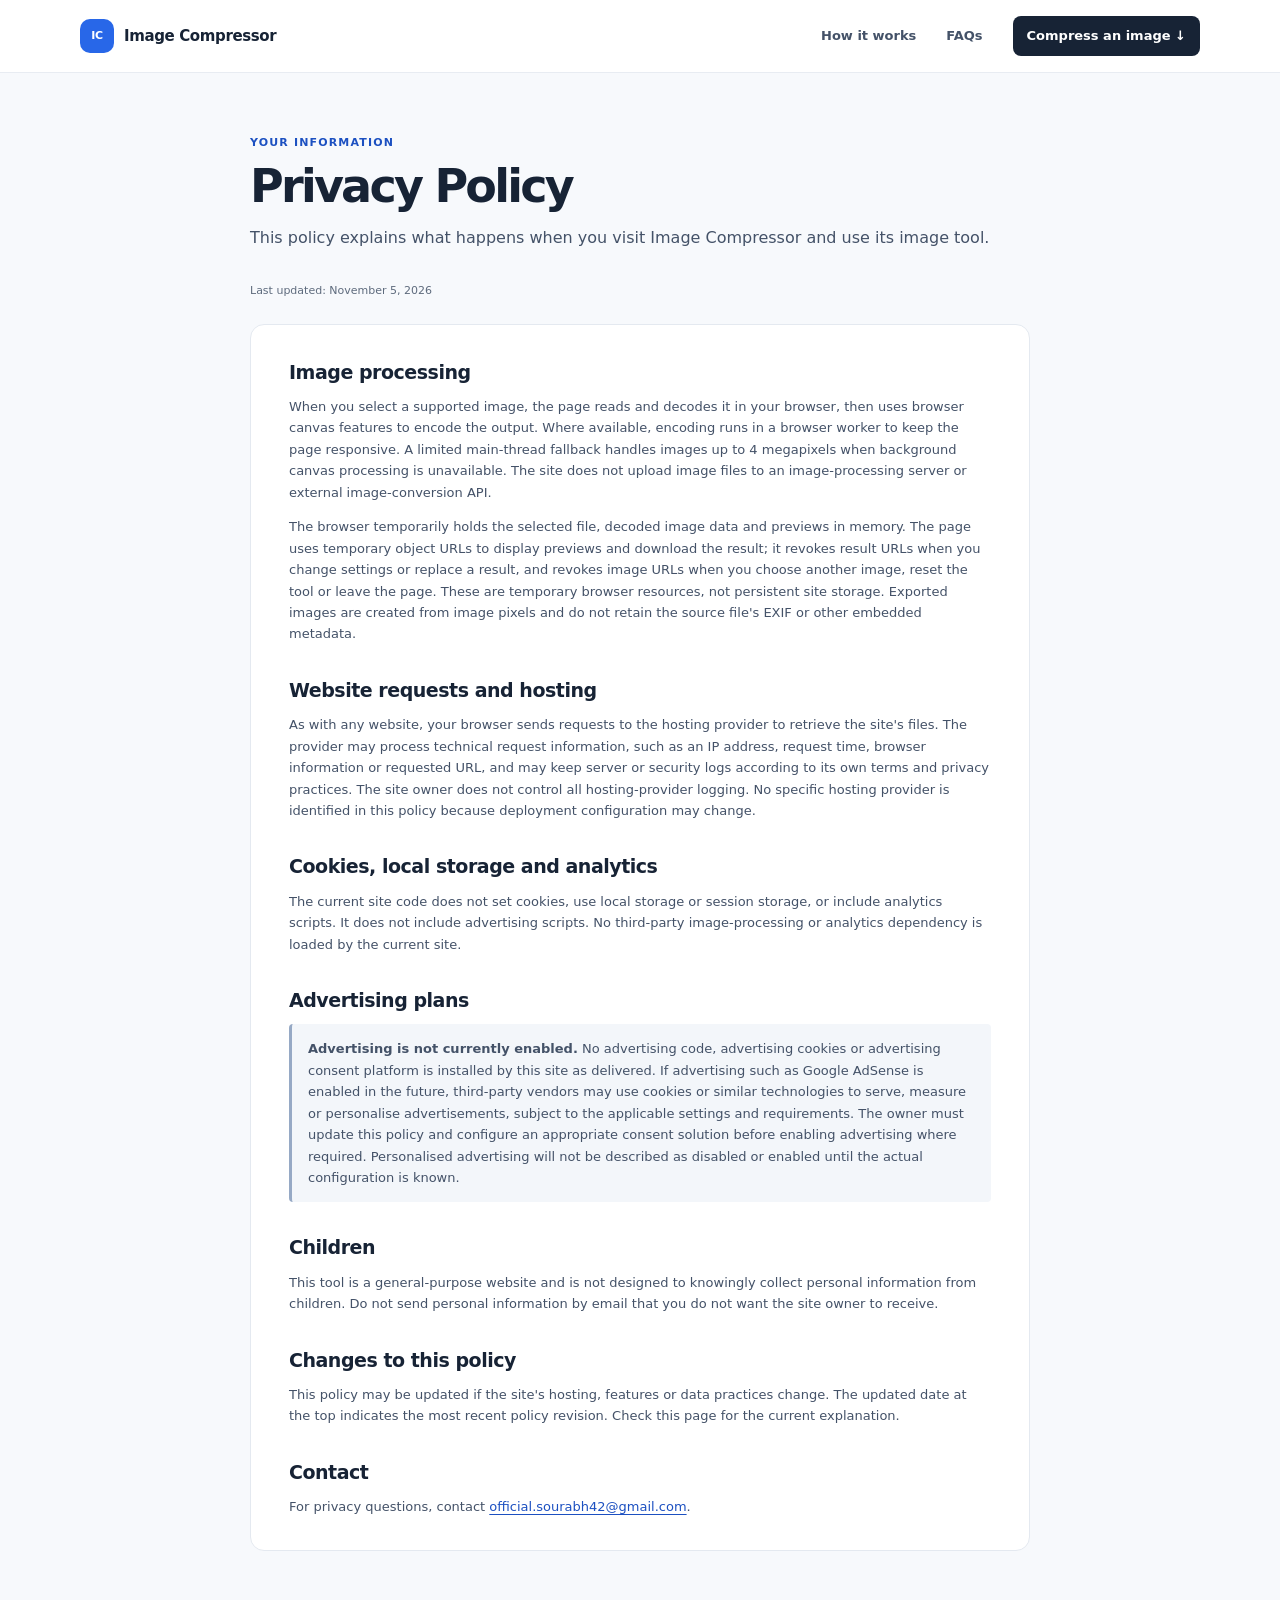
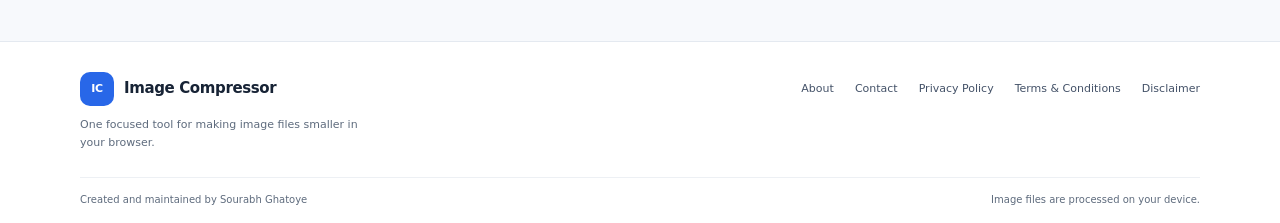
<file: privacy.html>
<!doctype html>
<html lang="en">
<head>
  <script async src="https://www.googletagmanager.com/gtm.js?id=GTM-TZ8R2Z36"></script>
<script>
  window.dataLayer = window.dataLayer || [];
  function gtag(){dataLayer.push(arguments);}
  gtag('js', new Date());
</script>
  
  <meta charset="utf-8"><meta name="viewport" content="width=device-width, initial-scale=1">
  <title>Privacy Policy | Image Compressor</title><link rel="stylesheet" href="styles.css">
</head>
<body>
  <a class="skip-link" href="#main">Skip to content</a>
  <header class="site-header"><div class="container header-inner">
    <a class="brand" href="index.html" aria-label="Image Compressor home"><span class="brand-mark" aria-hidden="true">IC</span><span>Image Compressor</span></a>
    <nav class="header-nav" aria-label="Main navigation"><a href="index.html#how-to">How it works</a><a href="index.html#faq">FAQs</a><a class="nav-cta" href="index.html#compressor">Compress an image <span aria-hidden="true">↓</span></a></nav>
  </div></header>
  <main class="document-main" id="main"><article class="container document">
    <p class="eyebrow">YOUR INFORMATION</p><h1>Privacy Policy</h1>
    <p class="document-lead">This policy explains what happens when you visit Image Compressor and use its image tool.</p>
    <p class="document-date">Last updated: November 5, 2026</p>
    <div class="document-body">
      <h2>Image processing</h2>
      <p>When you select a supported image, the page reads and decodes it in your browser, then uses browser canvas features to encode the output. Where available, encoding runs in a browser worker to keep the page responsive. A limited main-thread fallback handles images up to 4 megapixels when background canvas processing is unavailable. The site does not upload image files to an image-processing server or external image-conversion API.</p>
      <p>The browser temporarily holds the selected file, decoded image data and previews in memory. The page uses temporary object URLs to display previews and download the result; it revokes result URLs when you change settings or replace a result, and revokes image URLs when you choose another image, reset the tool or leave the page. These are temporary browser resources, not persistent site storage. Exported images are created from image pixels and do not retain the source file's EXIF or other embedded metadata.</p>
      <h2>Website requests and hosting</h2>
      <p>As with any website, your browser sends requests to the hosting provider to retrieve the site's files. The provider may process technical request information, such as an IP address, request time, browser information or requested URL, and may keep server or security logs according to its own terms and privacy practices. The site owner does not control all hosting-provider logging. No specific hosting provider is identified in this policy because deployment configuration may change.</p>
      <h2>Cookies, local storage and analytics</h2>
      <p>The current site code does not set cookies, use local storage or session storage, or include analytics scripts. It does not include advertising scripts. No third-party image-processing or analytics dependency is loaded by the current site.</p>
      <h2>Advertising plans</h2>
      <p class="planned-note"><strong>Advertising is not currently enabled.</strong> No advertising code, advertising cookies or advertising consent platform is installed by this site as delivered. If advertising such as Google AdSense is enabled in the future, third-party vendors may use cookies or similar technologies to serve, measure or personalise advertisements, subject to the applicable settings and requirements. The owner must update this policy and configure an appropriate consent solution before enabling advertising where required. Personalised advertising will not be described as disabled or enabled until the actual configuration is known.</p>
      <h2>Children</h2>
      <p>This tool is a general-purpose website and is not designed to knowingly collect personal information from children. Do not send personal information by email that you do not want the site owner to receive.</p>
      <h2>Changes to this policy</h2>
      <p>This policy may be updated if the site's hosting, features or data practices change. The updated date at the top indicates the most recent policy revision. Check this page for the current explanation.</p>
      <h2>Contact</h2>
      <p>For privacy questions, contact <a href="mailto:official.sourabh42@gmail.com">official.sourabh42@gmail.com</a>.</p>
    </div>
  </article></main>
  <footer class="site-footer"><div class="container footer-main"><div class="footer-brand"><a class="brand" href="index.html"><span class="brand-mark" aria-hidden="true">IC</span><span>Image Compressor</span></a><p>One focused tool for making image files smaller in your browser.</p></div><nav class="footer-links" aria-label="Footer navigation"><a href="about.html">About</a><a href="contact.html">Contact</a><a href="privacy.html">Privacy Policy</a><a href="terms.html">Terms &amp; Conditions</a><a href="disclaimer.html">Disclaimer</a></nav></div><div class="container footer-bottom"><span>Created and maintained by Sourabh Ghatoye</span><span>Image files are processed on your device.</span></div></footer>
</body>
</html>
</file>
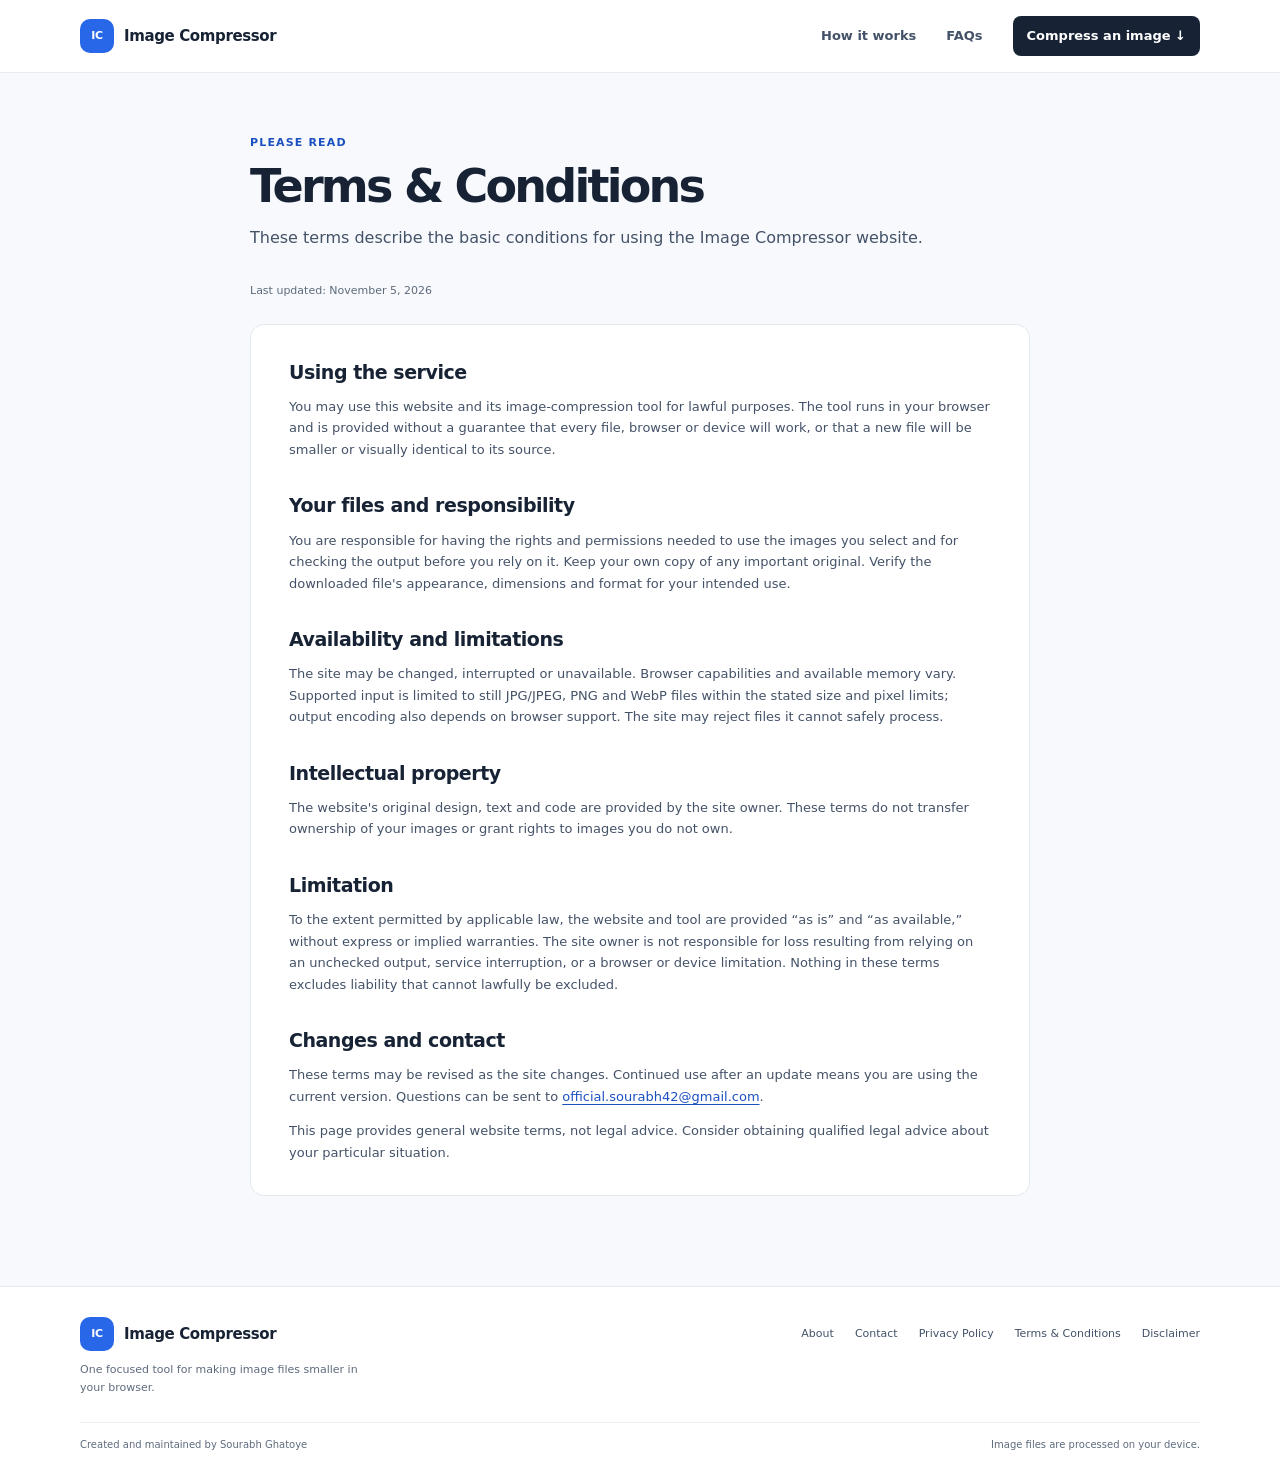
<file: terms.html>
<!doctype html>
<html lang="en">
<head>
  <script async src="https://www.googletagmanager.com/gtm.js?id=GTM-TZ8R2Z36"></script>
<script>
  window.dataLayer = window.dataLayer || [];
  function gtag(){dataLayer.push(arguments);}
  gtag('js', new Date());
</script>
  <meta charset="utf-8"><meta name="viewport" content="width=device-width, initial-scale=1">
  <title>Terms &amp; Conditions | Image Compressor</title><link rel="stylesheet" href="styles.css">
</head>
<body>
  <a class="skip-link" href="#main">Skip to content</a>
  <header class="site-header"><div class="container header-inner">
    <a class="brand" href="index.html" aria-label="Image Compressor home"><span class="brand-mark" aria-hidden="true">IC</span><span>Image Compressor</span></a>
    <nav class="header-nav" aria-label="Main navigation"><a href="index.html#how-to">How it works</a><a href="index.html#faq">FAQs</a><a class="nav-cta" href="index.html#compressor">Compress an image <span aria-hidden="true">↓</span></a></nav>
  </div></header>
  <main class="document-main" id="main"><article class="container document">
    <p class="eyebrow">PLEASE READ</p><h1>Terms &amp; Conditions</h1>
    <p class="document-lead">These terms describe the basic conditions for using the Image Compressor website.</p>
    <p class="document-date">Last updated: November 5, 2026</p>
    <div class="document-body">
      <h2>Using the service</h2>
      <p>You may use this website and its image-compression tool for lawful purposes. The tool runs in your browser and is provided without a guarantee that every file, browser or device will work, or that a new file will be smaller or visually identical to its source.</p>
      <h2>Your files and responsibility</h2>
      <p>You are responsible for having the rights and permissions needed to use the images you select and for checking the output before you rely on it. Keep your own copy of any important original. Verify the downloaded file's appearance, dimensions and format for your intended use.</p>
      <h2>Availability and limitations</h2>
      <p>The site may be changed, interrupted or unavailable. Browser capabilities and available memory vary. Supported input is limited to still JPG/JPEG, PNG and WebP files within the stated size and pixel limits; output encoding also depends on browser support. The site may reject files it cannot safely process.</p>
      <h2>Intellectual property</h2>
      <p>The website's original design, text and code are provided by the site owner. These terms do not transfer ownership of your images or grant rights to images you do not own.</p>
      <h2>Limitation</h2>
      <p>To the extent permitted by applicable law, the website and tool are provided “as is” and “as available,” without express or implied warranties. The site owner is not responsible for loss resulting from relying on an unchecked output, service interruption, or a browser or device limitation. Nothing in these terms excludes liability that cannot lawfully be excluded.</p>
      <h2>Changes and contact</h2>
      <p>These terms may be revised as the site changes. Continued use after an update means you are using the current version. Questions can be sent to <a href="mailto:official.sourabh42@gmail.com">official.sourabh42@gmail.com</a>.</p>
      <p>This page provides general website terms, not legal advice. Consider obtaining qualified legal advice about your particular situation.</p>
    </div>
  </article></main>
  <footer class="site-footer"><div class="container footer-main"><div class="footer-brand"><a class="brand" href="index.html"><span class="brand-mark" aria-hidden="true">IC</span><span>Image Compressor</span></a><p>One focused tool for making image files smaller in your browser.</p></div><nav class="footer-links" aria-label="Footer navigation"><a href="about.html">About</a><a href="contact.html">Contact</a><a href="privacy.html">Privacy Policy</a><a href="terms.html">Terms &amp; Conditions</a><a href="disclaimer.html">Disclaimer</a></nav></div><div class="container footer-bottom"><span>Created and maintained by Sourabh Ghatoye</span><span>Image files are processed on your device.</span></div></footer>
</body>
</html>
</file>
<file: styles.css>
:root {
  color-scheme: light;
  --ink: #172335;
  --ink-soft: #445268;
  --muted: #5e6b7d;
  --line: #e4e9f0;
  --paper: #fff;
  --background: #f7f9fc;
  --blue: #2867e8;
  --blue-dark: #1c50c1;
  --blue-soft: #edf4ff;
  --green: #17865b;
  --radius: 16px;
  --shadow: 0 16px 48px rgba(27, 47, 76, .07);
  font-family: Inter, ui-sans-serif, system-ui, -apple-system, BlinkMacSystemFont, "Segoe UI", sans-serif;
}

* { box-sizing: border-box; }
[hidden] { display: none !important; }
html { scroll-behavior: smooth; scroll-padding-top: 88px; }
body { margin: 0; color: var(--ink); background: var(--background); font-size: 15px; line-height: 1.65; -webkit-font-smoothing: antialiased; }
button, input, select { font: inherit; }
a { color: var(--blue-dark); text-underline-offset: 3px; }
a:hover { color: #123b9e; }
a:focus-visible, button:focus-visible, input:focus-visible, select:focus-visible, summary:focus-visible, .file-label:focus-visible { outline: 3px solid #78a5ff; outline-offset: 3px; }
.container { width: min(1120px, calc(100% - 48px)); margin-inline: auto; }
.visually-hidden { position: absolute; width: 1px; height: 1px; padding: 0; margin: -1px; overflow: hidden; clip: rect(0, 0, 0, 0); white-space: nowrap; border: 0; }
.skip-link { position: fixed; z-index: 20; top: 8px; left: 8px; padding: 10px 14px; transform: translateY(-160%); color: white; background: var(--ink); border-radius: 8px; }
.skip-link:focus { transform: translateY(0); }

.site-header { position: sticky; z-index: 10; top: 0; background: rgba(255,255,255,.94); border-bottom: 1px solid rgba(228,233,240,.85); backdrop-filter: blur(12px); }
.header-inner { min-height: 72px; display: flex; align-items: center; justify-content: space-between; gap: 24px; }
.brand { display: inline-flex; align-items: center; gap: 10px; color: var(--ink); text-decoration: none; font-weight: 720; letter-spacing: -.025em; }
.brand:hover { color: var(--ink); }
.brand-mark { display: grid; width: 34px; height: 34px; place-items: center; color: white; background: var(--blue); border-radius: 10px; font-size: 11px; font-weight: 800; letter-spacing: -.04em; }
.header-nav { display: flex; align-items: center; gap: 30px; }
.header-nav a { color: var(--ink-soft); text-decoration: none; font-size: 13px; font-weight: 600; }
.header-nav a:hover { color: var(--blue-dark); }
.header-nav .nav-cta { padding: 9px 14px; color: white; background: var(--ink); border-radius: 8px; }
.header-nav .nav-cta:hover { color: white; background: #293b55; }

.hero { padding: 64px 0 34px; text-align: center; }
.eyebrow { margin: 0 0 10px; color: var(--blue-dark); font-size: 11px; font-weight: 750; letter-spacing: .105em; line-height: 1.5; text-transform: uppercase; }
.hero .eyebrow { display: inline-flex; align-items: center; gap: 8px; padding: 6px 11px; color: #344967; background: #edf2f8; border-radius: 99px; font-size: 10px; letter-spacing: .035em; text-transform: none; }
.eyebrow-dot { width: 7px; height: 7px; background: #26a773; border-radius: 50%; }
h1, h2, h3, p { margin-top: 0; }
h1 { margin-bottom: 15px; font-size: clamp(36px, 5vw, 56px); font-weight: 750; letter-spacing: -.06em; line-height: 1.08; }
.mobile-break { display: none; }
.hero-copy { max-width: 610px; margin: 0 auto; color: var(--ink-soft); font-size: 16px; }

.tool-section { max-width: 920px; }
.tool-card { padding: 30px; background: var(--paper); border: 1px solid var(--line); border-radius: 18px; box-shadow: var(--shadow); }
.tool-heading { display: flex; align-items: flex-start; justify-content: space-between; gap: 20px; margin-bottom: 21px; }
.tool-heading-actions { display: flex; align-items: center; gap: 12px; }
.tool-heading .eyebrow { margin-bottom: 4px; font-size: 9px; }
.tool-heading h2 { margin: 0; font-size: 24px; letter-spacing: -.04em; }
.local-badge { display: inline-flex; align-items: center; gap: 7px; margin-top: 8px; padding: 6px 10px; color: #176d4c; background: #eaf7f0; border-radius: 99px; font-size: 11px; font-weight: 650; white-space: nowrap; }
.local-badge span { font-size: 8px; }
.quick-steps { display: grid; grid-template-columns: repeat(3, 1fr); gap: 12px; margin: 0 0 16px; padding: 0; list-style: none; }
.quick-steps li { display: flex; min-width: 0; align-items: center; gap: 8px; color: var(--ink-soft); font-size: 11px; }
.quick-steps li > span { display: grid; width: 23px; height: 23px; flex: 0 0 auto; place-items: center; color: var(--blue-dark); background: var(--blue-soft); border-radius: 50%; font-size: 10px; font-weight: 750; }
.quick-steps strong { font-weight: 620; line-height: 1.3; }
.upload-zone { display: flex; min-height: 180px; flex-direction: column; align-items: center; justify-content: center; padding: 22px; background: #fbfcfe; border: 1.5px dashed #cbd6e5; border-radius: 13px; text-align: center; transition: background .16s ease, border-color .16s ease; }
.upload-zone.is-dragging { background: #f0f5ff; border-color: var(--blue); }
.upload-zone:focus-within { outline: 3px solid #78a5ff; outline-offset: 3px; }
.upload-icon { display: grid; width: 42px; height: 42px; place-items: center; margin-bottom: 9px; color: var(--blue); background: var(--blue-soft); border-radius: 12px; }
.upload-icon svg { width: 22px; height: 22px; }
.upload-title { margin: 0 0 4px; font-weight: 660; }
.file-label { color: var(--blue-dark); text-decoration: underline; text-underline-offset: 3px; cursor: pointer; }
.upload-zone input[type="file"]:focus-visible { outline: none; }
.upload-help { margin: 0; color: var(--muted); font-size: 11px; }
.upload-help + .upload-help { margin-top: 2px; }
.status-message { min-height: 0; margin: 0; color: var(--ink-soft); font-size: 13px; }
.status-message:not(:empty) { margin-top: 12px; }
.status-message[data-kind="error"] { color: #b42318; }
.status-message[data-kind="success"] { color: var(--green); }
.workspace { margin-top: 14px; }
.file-summary { display: flex; align-items: center; justify-content: space-between; gap: 16px; padding: 13px 15px; background: #f8fafc; border: 1px solid var(--line); border-radius: 11px; }
.file-identity { display: flex; min-width: 0; align-items: center; gap: 11px; }
.file-icon { display: grid; width: 37px; height: 37px; flex: 0 0 auto; place-items: center; color: var(--blue-dark); background: #eaf1ff; border-radius: 9px; font-size: 9px; font-weight: 800; }
.file-details { min-width: 0; }
.file-name { max-width: 550px; margin: 0; overflow: hidden; font-size: 13px; font-weight: 650; text-overflow: ellipsis; white-space: nowrap; }
.file-meta { margin: 0; color: var(--muted); font-size: 11px; }
.text-button { flex: 0 0 auto; padding: 6px 0 6px 8px; color: var(--blue-dark); background: transparent; border: 0; cursor: pointer; font-size: 12px; font-weight: 620; }
.text-button:hover { text-decoration: underline; text-underline-offset: 3px; }
.settings-grid { display: grid; grid-template-columns: 1fr 1fr; gap: 16px; margin: 19px 0 20px; }
.field label { display: flex; align-items: center; justify-content: space-between; gap: 10px; margin-bottom: 7px; font-size: 12px; font-weight: 650; }
.field select { width: 100%; min-height: 42px; padding: 0 12px; color: var(--ink); background-color: white; border: 1px solid #d5deea; border-radius: 8px; }
.field input[type="range"] { width: 100%; height: 42px; margin: 0; accent-color: var(--blue); cursor: pointer; }
.quality-value { color: var(--blue-dark); font-variant-numeric: tabular-nums; }
.field-hint { margin: 3px 0 0; color: var(--muted); font-size: 10px; line-height: 1.5; }
.background-field { grid-column: 1 / -1; }
.color-control { display: flex; align-items: center; gap: 10px; font-size: 11px; color: var(--ink-soft); }
.color-control input { width: 42px; height: 34px; padding: 3px; background: white; border: 1px solid #d5deea; border-radius: 7px; cursor: pointer; }
.preview-grid { display: grid; grid-template-columns: 1fr 1fr; gap: 14px; }
.preview-card { min-width: 0; margin: 0; padding: 11px; background: #fff; border: 1px solid var(--line); border-radius: 11px; }
.preview-card figcaption { display: flex; align-items: center; justify-content: space-between; gap: 8px; margin-bottom: 9px; font-size: 11px; font-weight: 670; }
.preview-size { color: var(--ink-soft); font-weight: 550; font-variant-numeric: tabular-nums; }
.preview-frame { display: grid; min-height: 180px; max-height: 300px; place-items: center; overflow: hidden; background-color: #f2f4f7; background-image: linear-gradient(45deg,#e7ebf0 25%,transparent 25%),linear-gradient(-45deg,#e7ebf0 25%,transparent 25%),linear-gradient(45deg,transparent 75%,#e7ebf0 75%),linear-gradient(-45deg,transparent 75%,#e7ebf0 75%); background-position: 0 0,0 8px,8px -8px,-8px 0; background-size: 16px 16px; border-radius: 7px; }
.preview-frame img { display: block; width: 100%; height: 100%; max-height: 300px; object-fit: contain; }
.result-frame { background-color: #f8fafc; }
.preview-placeholder { display: grid; min-height: 180px; place-content: center; justify-items: center; gap: 8px; padding: 14px; color: #8793a4; font-size: 11px; }
.placeholder-icon { font-size: 25px; }
.preview-dimensions { margin: 7px 0 0; color: var(--muted); font-size: 10px; }
.compress-action { display: flex; justify-content: center; margin-top: 15px; }
.compress-action .button { min-width: 180px; }
.compress-action .button:disabled, .text-button:disabled { opacity: .6; cursor: wait; }
.result-summary { display: flex; align-items: center; gap: 12px; margin-top: 15px; padding: 14px; background: #eef8f3; border: 1px solid #d3ecdf; border-radius: 10px; }
.result-summary.is-larger { background: #fff8e9; border-color: #f1e0b7; }
.result-summary.is-larger .saving-indicator { color: #8f3828; background: #fbe2db; }
.result-summary.is-larger .saving-title { color: #8f3828; }
.result-summary.is-larger .saving-details { color: #85534a; }
.saving-indicator { display: grid; width: 34px; height: 34px; flex: 0 0 auto; place-items: center; color: #147247; background: #d7f0e2; border-radius: 50%; font-size: 20px; font-weight: 700; }
.saving-copy { min-width: 0; flex: 1; }
.saving-title { margin: 0; color: #145b3e; font-size: 13px; font-weight: 700; }
.saving-details { margin: 0; color: #46745e; font-size: 10px; }
.button { display: inline-flex; min-height: 44px; align-items: center; justify-content: center; padding: 9px 15px; border: 1px solid transparent; border-radius: 8px; font-size: 12px; font-weight: 680; text-align: center; text-decoration: none; cursor: pointer; transition: background-color .15s ease, box-shadow .15s ease, transform .15s ease; }
.button-primary { color: white; background: var(--blue); }
.button-primary:hover { color: white; background: var(--blue-dark); }
.button:not(:disabled):active { transform: translateY(1px); }
.tool-card.is-processing #compress-button::before { width: 13px; height: 13px; margin-right: 9px; border: 2px solid rgba(255,255,255,.45); border-top-color: white; border-radius: 50%; content: ""; animation: processing-spin .8s linear infinite; }
@keyframes processing-spin { to { transform: rotate(360deg); } }
.button-secondary { color: var(--ink); background: white; border-color: #cad3df; }
.button-secondary:hover { color: var(--ink); background: #f6f8fb; }
.original-offer { display: flex; align-items: center; justify-content: space-between; gap: 12px; margin-top: 11px; padding: 12px 14px; background: #fff8e9; border: 1px solid #f1e0b7; border-radius: 9px; }
.original-offer p { margin: 0; color: #654d1f; font-size: 11px; }
.metadata-note { margin: 13px 0 0; color: var(--muted); font-size: 10px; }
.noscript-note { margin: 14px 0 0; padding: 12px; background: #fff5e8; border-radius: 8px; font-size: 12px; }
.under-tool-note { margin: 13px 0 0; color: var(--muted); font-size: 11px; text-align: center; }

.content-section { padding-top: 88px; }
.section-intro { max-width: 650px; margin: 0 auto 30px; text-align: center; }
.section-intro h2, .two-column h2 { margin: 0 0 10px; font-size: clamp(25px, 3vw, 34px); letter-spacing: -.05em; line-height: 1.2; }
.section-intro > p:last-child { margin-bottom: 0; color: var(--ink-soft); font-size: 14px; }
.steps-grid { display: grid; grid-template-columns: repeat(3, 1fr); gap: 16px; margin: 0; padding: 0; list-style: none; counter-reset: steps; }
.step-card, .info-card { padding: 22px; background: white; border: 1px solid var(--line); border-radius: 13px; }
.step-number { display: inline-block; margin-bottom: 17px; color: var(--blue-dark); font-size: 11px; font-weight: 750; letter-spacing: .08em; }
.step-card h3, .info-card h3, .limitation h3 { margin: 0 0 7px; font-size: 15px; letter-spacing: -.02em; }
.step-card p, .info-card p, .limitation p { margin: 0; color: var(--ink-soft); font-size: 12px; line-height: 1.7; }
.format-grid { display: grid; grid-template-columns: repeat(3, 1fr); gap: 16px; }
.format-label { display: inline-block; margin-bottom: 16px; padding: 4px 8px; color: #275abc; background: #edf4ff; border-radius: 5px; font-size: 9px; font-weight: 760; letter-spacing: .06em; }
.format-png { color: #7553ad; background: #f3effb; }
.format-webp { color: #16764d; background: #eaf7f0; }
.two-column { display: grid; grid-template-columns: 1.4fr .8fr; align-items: center; gap: 50px; }
.two-column > div > p:not(.eyebrow) { color: var(--ink-soft); font-size: 13px; }
.callout { padding: 24px; background: var(--blue-soft); border: 1px solid #dce8fc; border-radius: 13px; }
.callout-icon { display: inline-grid; width: 33px; height: 33px; place-items: center; margin-bottom: 11px; color: var(--blue-dark); background: white; border-radius: 9px; font-weight: 700; }
.callout h3 { margin: 0 0 7px; font-size: 14px; }
.callout p { margin: 0; color: var(--ink-soft); font-size: 12px; }
.reason-list { display: grid; gap: 11px; max-width: 820px; margin: 0 auto; padding: 0; list-style: none; }
.reason-list li { display: flex; align-items: flex-start; gap: 12px; color: var(--ink-soft); font-size: 13px; }
.reason-list strong { color: var(--ink); }
.reason-mark { display: grid; width: 24px; height: 24px; flex: 0 0 auto; place-items: center; color: var(--blue-dark); background: var(--blue-soft); border-radius: 50%; font-size: 10px; font-weight: 700; }
.body-note { max-width: 820px; margin: 20px auto 0; color: var(--muted); font-size: 12px; }
.privacy-band { margin-top: 88px; padding: 42px 0; background: #edf3fa; border-block: 1px solid #e1e9f2; }
.privacy-band-inner { display: grid; grid-template-columns: 60px minmax(0, 650px); align-items: start; justify-content: center; gap: 24px; }
.privacy-symbol { display: grid; width: 54px; height: 54px; place-items: center; color: var(--blue-dark); background: white; border-radius: 15px; }
.privacy-symbol svg { width: 29px; height: 29px; }
.privacy-band h2 { margin: 0 0 8px; font-size: 25px; letter-spacing: -.04em; }
.privacy-band p:not(.eyebrow) { margin: 0 0 10px; color: var(--ink-soft); font-size: 12px; }
.inline-link { font-size: 12px; font-weight: 660; text-decoration: none; }
.inline-link:hover { text-decoration: underline; }
.limitations-grid { display: grid; grid-template-columns: repeat(2, 1fr); gap: 13px; }
.limitation { padding: 18px 20px; background: white; border: 1px solid var(--line); border-radius: 11px; }
.faq-section { max-width: 850px; }
.faq-list { border-top: 1px solid var(--line); }
.faq-list details { padding: 17px 4px; border-bottom: 1px solid var(--line); }
.faq-list summary { position: relative; padding-right: 28px; font-size: 13px; font-weight: 650; list-style: none; cursor: pointer; }
.faq-list summary::-webkit-details-marker { display: none; }
.faq-list summary::after { position: absolute; top: -1px; right: 4px; color: var(--blue-dark); content: "+"; font-size: 19px; font-weight: 400; }
.faq-list details[open] summary::after { content: "−"; }
.faq-list details p { max-width: 740px; margin: 10px 0 0; color: var(--ink-soft); font-size: 12px; }
.creator-section { padding-top: 80px; padding-bottom: 76px; }
.creator-card { display: flex; max-width: 780px; align-items: flex-start; gap: 20px; margin: auto; padding: 25px; background: white; border: 1px solid var(--line); border-radius: 15px; }
.creator-avatar { display: grid; width: 49px; height: 49px; flex: 0 0 auto; place-items: center; color: var(--blue-dark); background: var(--blue-soft); border-radius: 50%; font-size: 13px; font-weight: 760; }
.creator-copy h2 { margin: 0 0 7px; font-size: 20px; letter-spacing: -.04em; }
.creator-copy p:not(.eyebrow) { margin-bottom: 10px; color: var(--ink-soft); font-size: 12px; }

.site-footer { background: #fff; border-top: 1px solid var(--line); }
.footer-main { display: flex; justify-content: space-between; gap: 40px; padding-top: 30px; padding-bottom: 25px; }
.footer-brand > p { max-width: 285px; margin: 10px 0 0; color: var(--muted); font-size: 11px; }
.footer-links { display: flex; flex-wrap: wrap; align-content: flex-start; justify-content: flex-end; gap: 10px 21px; padding-top: 8px; }
.footer-links a { color: var(--ink-soft); font-size: 11px; text-decoration: none; }
.footer-links a:hover { color: var(--blue-dark); text-decoration: underline; }
.footer-bottom { display: flex; justify-content: space-between; gap: 16px; padding-top: 14px; padding-bottom: 15px; color: var(--muted); border-top: 1px solid #edf0f4; font-size: 10px; }

.document-main { min-height: 70vh; padding: 62px 0 90px; }
.document { max-width: 780px; }
.document h1 { margin: 0 0 14px; font-size: clamp(34px, 5vw, 46px); }
.document-lead { margin-bottom: 30px; color: var(--ink-soft); font-size: 16px; }
.document-body { padding: 32px 38px; background: white; border: 1px solid var(--line); border-radius: 14px; }
.document-body h2 { margin: 30px 0 8px; font-size: 19px; letter-spacing: -.025em; }
.document-body h2:first-child { margin-top: 0; }
.document-body h3 { margin: 19px 0 6px; font-size: 15px; }
.document-body p, .document-body li { color: var(--ink-soft); font-size: 13px; }
.document-body p:last-child, .document-body ul:last-child, .document-body ol:last-child { margin-bottom: 0; }
.document-body li + li { margin-top: 5px; }
.document-body address { color: var(--ink-soft); font-size: 14px; font-style: normal; }
.document-date { margin-bottom: 24px; color: var(--muted); font-size: 11px; }
.planned-note { padding: 14px 16px; background: #f3f6fa; border-left: 3px solid #96a9c5; border-radius: 4px; }

@media (max-width: 760px) {
  .container { width: min(100% - 32px, 600px); }
  .header-inner { min-height: 64px; }
  .header-nav { gap: 15px; }
  .header-nav > a:not(.nav-cta) { display: none; }
  .hero { padding-top: 46px; }
  .tool-card { padding: 20px; }
  .quick-steps { gap: 7px; }
  .quick-steps li { gap: 6px; font-size: 10px; }
  .local-badge { padding: 5px 8px; font-size: 9px; }
  .content-section { padding-top: 68px; }
  .steps-grid, .format-grid { grid-template-columns: 1fr; }
  .step-card { padding: 18px; }
  .step-number { margin-bottom: 10px; }
  .two-column { grid-template-columns: 1fr; gap: 18px; }
  .privacy-band { margin-top: 68px; }
  .footer-main { flex-direction: column; gap: 20px; }
  .footer-links { justify-content: flex-start; }
}
@media (max-width: 520px) {
  body { font-size: 14px; }
  .container { width: calc(100% - 28px); }
  .header-nav .nav-cta { padding: 8px 10px; font-size: 10px; }
  .brand { gap: 8px; font-size: 12px; }
  .brand-mark { width: 31px; height: 31px; }
  .hero { padding-top: 38px; }
  .hero h1 { font-size: 39px; }
  .mobile-break { display: initial; }
  .hero-copy { font-size: 14px; }
  .tool-card { padding: 15px; }
  .quick-steps { gap: 5px; margin-bottom: 12px; }
  .quick-steps li { gap: 4px; font-size: 11px; }
  .quick-steps li > span { width: 20px; height: 20px; font-size: 9px; }
  .tool-heading { align-items: flex-start; flex-direction: column; gap: 7px; }
  .tool-heading h2 { font-size: 21px; }
  .local-badge { margin-top: 0; }
  .upload-zone { min-height: 165px; padding: 15px; }
  .upload-title { font-size: 12px; }
  .upload-help { font-size: 10px; }
  .file-summary { align-items: flex-start; padding: 11px; }
  .file-name { max-width: 185px; font-size: 11px; }
  .file-meta { font-size: 10px; }
  .text-button { font-size: 10px; }
  .settings-grid { grid-template-columns: 1fr; gap: 13px; }
  .background-field { grid-column: auto; }
  .preview-grid { grid-template-columns: 1fr; gap: 10px; }
  .preview-card { padding: 7px; }
  .preview-card figcaption { align-items: flex-start; flex-direction: column; gap: 1px; font-size: 10px; }
  .preview-size { font-size: 9px; }
  .preview-frame, .preview-placeholder { min-height: 125px; }
  .preview-frame { max-height: 200px; }
  .preview-frame img { max-height: 200px; }
  .preview-dimensions { font-size: 9px; }
  .result-summary { flex-wrap: wrap; padding: 11px; }
  .saving-copy { min-width: calc(100% - 50px); }
  .download-button { width: 100%; }
  .original-offer { align-items: flex-start; flex-direction: column; }
  .original-offer .button { width: 100%; }
  .privacy-band-inner { grid-template-columns: 1fr; gap: 14px; }
  .privacy-band h2 { font-size: 22px; }
  .limitations-grid { grid-template-columns: 1fr; }
  .creator-card { gap: 13px; padding: 18px; }
  .creator-avatar { width: 39px; height: 39px; font-size: 11px; }
  .creator-copy h2 { font-size: 17px; }
  .footer-bottom { flex-direction: column; gap: 4px; }
  .document-main { padding-top: 40px; }
  .document-body { padding: 22px 18px; }
}
@media (prefers-reduced-motion: reduce) {
  *, *::before, *::after { scroll-behavior: auto !important; transition-duration: .01ms !important; animation-duration: .01ms !important; animation-iteration-count: 1 !important; }
}
</file>
